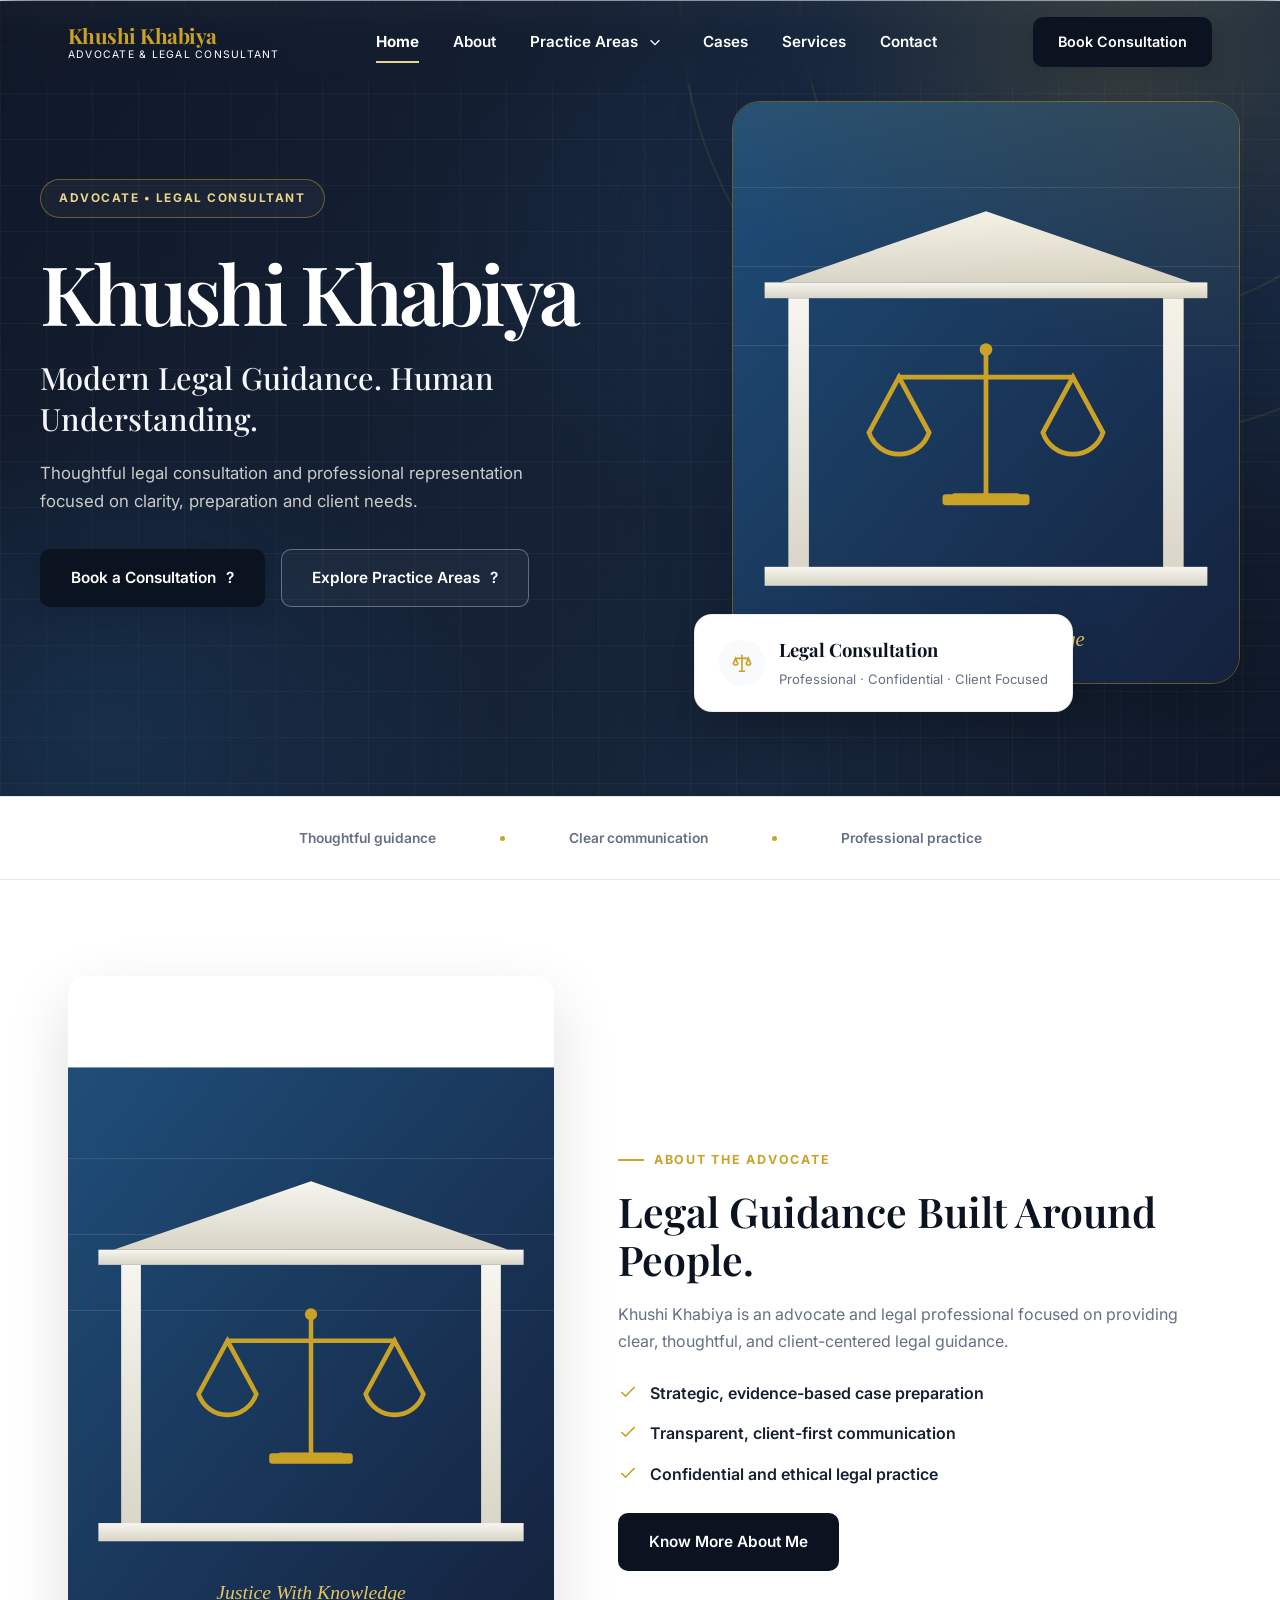
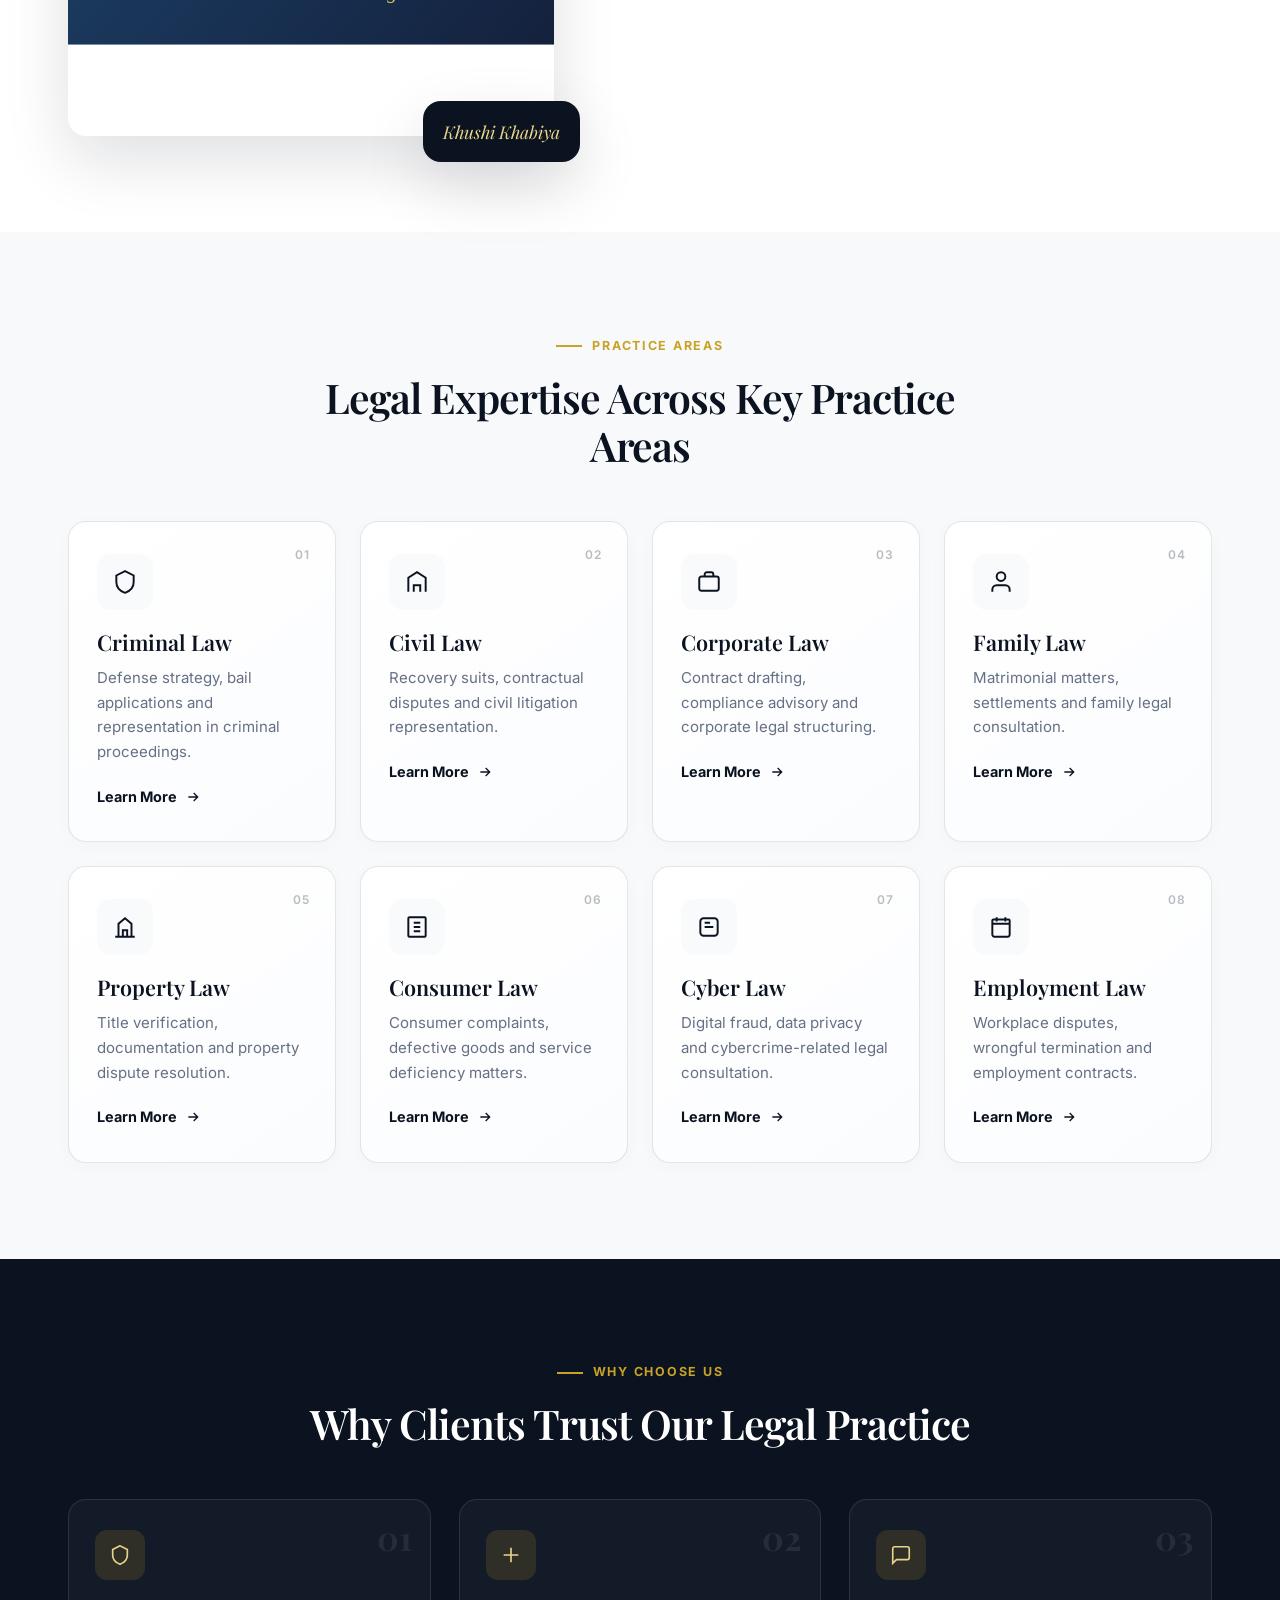
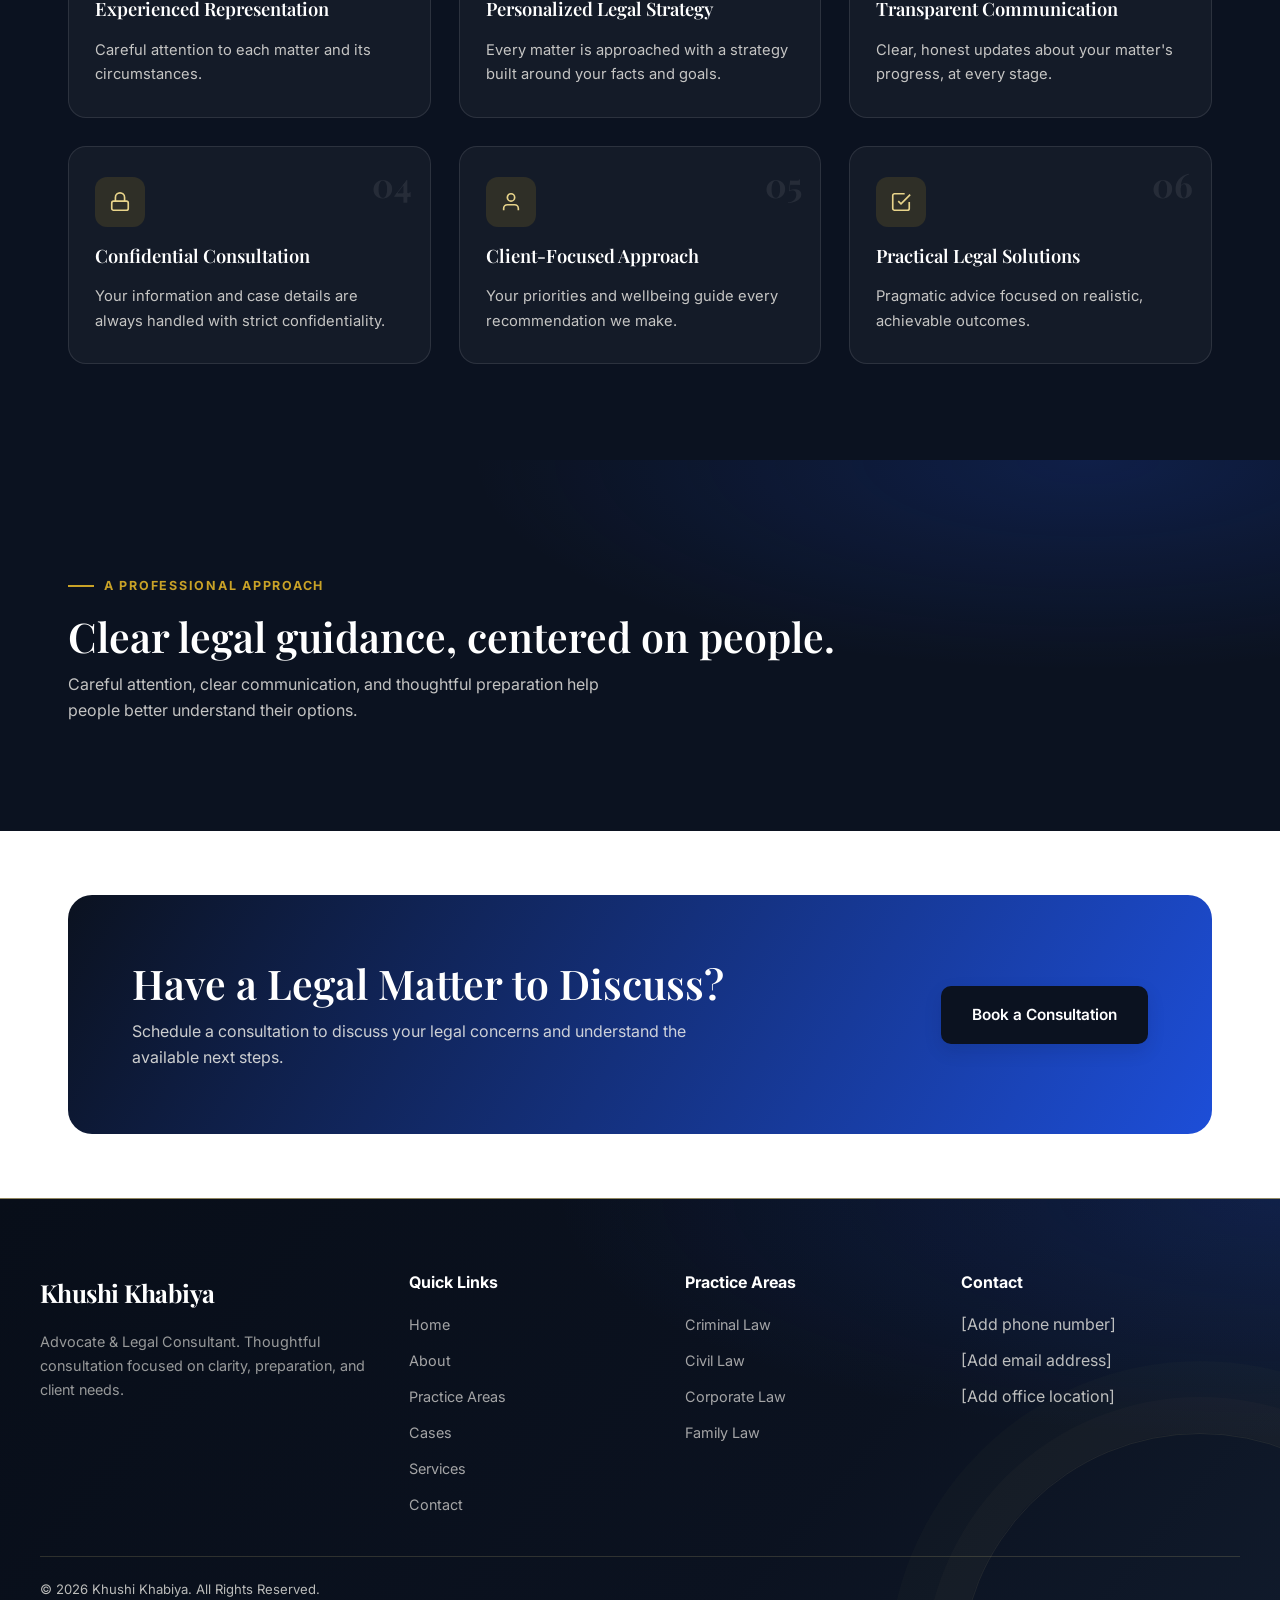
<file: index.html>
<!DOCTYPE html>
<html lang="en">
<head>
<meta charset="UTF-8">
<meta name="viewport" content="width=device-width, initial-scale=1.0">
<title>Khushi Khabiya | Advocate &amp; Legal Consultant</title>
<meta name="description" content="Khushi Khabiya, Advocate & Legal Consultant. Modern legal guidance with a thoughtful, client-focused approach.">
<meta name="keywords" content="advocate, lawyer, legal consultant, law firm, civil law, criminal law, corporate law, family law">
<meta property="og:title" content="Khushi Khabiya | Advocate & Legal Consultant">
<meta property="og:description" content="Professional legal guidance, strategic representation and client-focused solutions.">
<meta property="og:type" content="website">
<link rel="canonical" href="#">
<link rel="stylesheet" href="css/style.css">
<link rel="stylesheet" href="css/responsive.css">
<link rel="stylesheet" href="css/animations.css">
</head>
<body>
<a href="#main" class="skip-link">Skip to main content</a>
<header id="site-header"></header>

<main id="main">

  <!-- HERO -->
  <section class="hero">
    <div class="hero-deco" aria-hidden="true">
      <svg width="100%" height="100%" viewBox="0 0 640 760" preserveAspectRatio="xMaxYMid slice" style="position:absolute;right:-120px;top:0;opacity:0.25;">
        <circle cx="500" cy="180" r="220" fill="none" stroke="#C9A227" stroke-width="1"/>
        <circle cx="500" cy="180" r="160" fill="none" stroke="#C9A227" stroke-width="1"/>
      </svg>
    </div>
    <div class="container hero-inner">
      <div class="hero-copy">
        <span class="hero-badge">ADVOCATE • LEGAL CONSULTANT</span>
        <h1>Khushi Khabiya</h1>
        <h2 class="hero-subheading">Modern Legal Guidance. Human Understanding.</h2>
        <p class="lead">Thoughtful legal consultation and professional representation focused on clarity, preparation and client needs.</p>
        <div class="hero-actions">
          <a href="contact.html" class="btn btn-primary">Book a Consultation</a>
          <a href="practice-areas.html" class="btn btn-outline">Explore Practice Areas</a>
        </div>
      </div>
      <div class="hero-visual">
        <div class="hero-frame">
          <img src="assets/images/hero/hero-main.svg" alt="Illustration of a courthouse and scales of justice" width="640" height="760">
        </div>
        <div class="hero-card">
          <div class="icon">
            <svg width="22" height="22" viewBox="0 0 24 24" fill="none" stroke="#C9A227" stroke-width="1.8"><path d="M12 3v18M5 7h14M5 7 2.5 13a3 3 0 0 0 5 0L5 7ZM19 7l-2.5 6a3 3 0 0 0 5 0L19 7ZM8.5 21h7"/></svg>
          </div>
          <div>
            <strong>Legal Consultation</strong><span>Professional · Confidential · Client Focused</span>
          </div>
        </div>
      </div>
    </div>
  </section>

  <section class="trust-strip"><div class="container trust-strip-inner"><span>Thoughtful guidance</span><i></i><span>Clear communication</span><i></i><span>Professional practice</span></div></section>

  <!-- ABOUT PREVIEW -->
  <section class="section">
    <div class="container about-grid">
      <div class="about-photo reveal">
        <img src="assets/images/hero/hero-main.svg" alt="Illustration of a courthouse and scales of justice" width="640" height="760" loading="lazy">
        <div class="sig">Khushi Khabiya</div>
      </div>
      <div class="reveal" data-delay="1">
        <span class="eyebrow">ABOUT THE ADVOCATE</span>
        <h2>Legal Guidance Built Around People.</h2>
        <p>Khushi Khabiya is an advocate and legal professional focused on providing clear, thoughtful, and client-centered legal guidance.</p>
        <ul class="about-list">
          <li><svg width="20" height="20" viewBox="0 0 24 24" fill="none" stroke="#C9A227" stroke-width="2"><path d="M20 6 9 17l-5-5"/></svg> Strategic, evidence-based case preparation</li>
          <li><svg width="20" height="20" viewBox="0 0 24 24" fill="none" stroke="#C9A227" stroke-width="2"><path d="M20 6 9 17l-5-5"/></svg> Transparent, client-first communication</li>
          <li><svg width="20" height="20" viewBox="0 0 24 24" fill="none" stroke="#C9A227" stroke-width="2"><path d="M20 6 9 17l-5-5"/></svg> Confidential and ethical legal practice</li>
        </ul>
        <a href="about.html" class="btn btn-navy">Know More About Me</a>
      </div>
    </div>
  </section>

  <!-- PRACTICE AREAS PREVIEW -->
  <section class="section section--cream">
    <div class="container">
      <div class="section-head center reveal">
        <span class="eyebrow" style="justify-content:center;">PRACTICE AREAS</span>
        <h2>Legal Expertise Across Key Practice Areas</h2>
      </div>
      <div class="grid-4">
        <article class="practice-card reveal">
          <div class="icon-badge"><svg width="26" height="26" viewBox="0 0 24 24" fill="none" stroke="currentColor" stroke-width="1.8"><path d="M12 2 4 6v6c0 5 3.5 8.5 8 10 4.5-1.5 8-5 8-10V6z"/></svg></div>
          <h3>Criminal Law</h3>
          <p>Defense strategy, bail applications and representation in criminal proceedings.</p>
          <a href="practice-areas.html" class="card-link">Learn More <svg width="16" height="16" viewBox="0 0 24 24" fill="none" stroke="currentColor" stroke-width="2"><path d="M5 12h14M13 6l6 6-6 6"/></svg></a>
        </article>
        <article class="practice-card reveal" data-delay="1">
          <div class="icon-badge"><svg width="26" height="26" viewBox="0 0 24 24" fill="none" stroke="currentColor" stroke-width="1.8"><path d="M4 21V8l8-5 8 5v13M9 21v-6h6v6"/></svg></div>
          <h3>Civil Law</h3>
          <p>Recovery suits, contractual disputes and civil litigation representation.</p>
          <a href="practice-areas.html" class="card-link">Learn More <svg width="16" height="16" viewBox="0 0 24 24" fill="none" stroke="currentColor" stroke-width="2"><path d="M5 12h14M13 6l6 6-6 6"/></svg></a>
        </article>
        <article class="practice-card reveal" data-delay="2">
          <div class="icon-badge"><svg width="26" height="26" viewBox="0 0 24 24" fill="none" stroke="currentColor" stroke-width="1.8"><rect x="3" y="7" width="18" height="13" rx="2"/><path d="M8 7V5a2 2 0 0 1 2-2h4a2 2 0 0 1 2 2v2"/></svg></div>
          <h3>Corporate Law</h3>
          <p>Contract drafting, compliance advisory and corporate legal structuring.</p>
          <a href="practice-areas.html" class="card-link">Learn More <svg width="16" height="16" viewBox="0 0 24 24" fill="none" stroke="currentColor" stroke-width="2"><path d="M5 12h14M13 6l6 6-6 6"/></svg></a>
        </article>
        <article class="practice-card reveal" data-delay="3">
          <div class="icon-badge"><svg width="26" height="26" viewBox="0 0 24 24" fill="none" stroke="currentColor" stroke-width="1.8"><path d="M20 21v-2a4 4 0 0 0-4-4H8a4 4 0 0 0-4 4v2"/><circle cx="12" cy="7" r="4"/></svg></div>
          <h3>Family Law</h3>
          <p>Matrimonial matters, settlements and family legal consultation.</p>
          <a href="practice-areas.html" class="card-link">Learn More <svg width="16" height="16" viewBox="0 0 24 24" fill="none" stroke="currentColor" stroke-width="2"><path d="M5 12h14M13 6l6 6-6 6"/></svg></a>
        </article>
        <article class="practice-card reveal" data-delay="1">
          <div class="icon-badge"><svg width="26" height="26" viewBox="0 0 24 24" fill="none" stroke="currentColor" stroke-width="1.8"><path d="M3 21h18M6 21V9l6-5 6 5v12M10 21v-6h4v6"/></svg></div>
          <h3>Property Law</h3>
          <p>Title verification, documentation and property dispute resolution.</p>
          <a href="practice-areas.html" class="card-link">Learn More <svg width="16" height="16" viewBox="0 0 24 24" fill="none" stroke="currentColor" stroke-width="2"><path d="M5 12h14M13 6l6 6-6 6"/></svg></a>
        </article>
        <article class="practice-card reveal" data-delay="2">
          <div class="icon-badge"><svg width="26" height="26" viewBox="0 0 24 24" fill="none" stroke="currentColor" stroke-width="1.8"><path d="M9 12h6M9 16h6M9 8h6M5 3h14a1 1 0 0 1 1 1v16a1 1 0 0 1-1 1H5a1 1 0 0 1-1-1V4a1 1 0 0 1 1-1Z"/></svg></div>
          <h3>Consumer Law</h3>
          <p>Consumer complaints, defective goods and service deficiency matters.</p>
          <a href="practice-areas.html" class="card-link">Learn More <svg width="16" height="16" viewBox="0 0 24 24" fill="none" stroke="currentColor" stroke-width="2"><path d="M5 12h14M13 6l6 6-6 6"/></svg></a>
        </article>
        <article class="practice-card reveal" data-delay="3">
          <div class="icon-badge"><svg width="26" height="26" viewBox="0 0 24 24" fill="none" stroke="currentColor" stroke-width="1.8"><rect x="4" y="4" width="16" height="16" rx="3"/><path d="M8 12h8M8 8h5"/></svg></div>
          <h3>Cyber Law</h3>
          <p>Digital fraud, data privacy and cybercrime-related legal consultation.</p>
          <a href="practice-areas.html" class="card-link">Learn More <svg width="16" height="16" viewBox="0 0 24 24" fill="none" stroke="currentColor" stroke-width="2"><path d="M5 12h14M13 6l6 6-6 6"/></svg></a>
        </article>
        <article class="practice-card reveal" data-delay="4">
          <div class="icon-badge"><svg width="26" height="26" viewBox="0 0 24 24" fill="none" stroke="currentColor" stroke-width="1.8"><path d="M16 3v4M8 3v4M4 9h16M5 5h14a1 1 0 0 1 1 1v13a2 2 0 0 1-2 2H6a2 2 0 0 1-2-2V6a1 1 0 0 1 1-1Z"/></svg></div>
          <h3>Employment Law</h3>
          <p>Workplace disputes, wrongful termination and employment contracts.</p>
          <a href="practice-areas.html" class="card-link">Learn More <svg width="16" height="16" viewBox="0 0 24 24" fill="none" stroke="currentColor" stroke-width="2"><path d="M5 12h14M13 6l6 6-6 6"/></svg></a>
        </article>
      </div>
    </div>
  </section>

  <!-- WHY CHOOSE US -->
  <section class="section section--navy">
    <div class="container">
      <div class="section-head center reveal">
        <span class="eyebrow" style="justify-content:center;">WHY CHOOSE US</span>
        <h2>Why Clients Trust Our Legal Practice</h2>
      </div>
      <div class="grid-3">
        <div class="feature-card reveal">
          <div class="icon-badge"><svg width="22" height="22" viewBox="0 0 24 24" fill="none" stroke="currentColor" stroke-width="1.8"><path d="M12 2 4 6v6c0 5 3.5 8.5 8 10 4.5-1.5 8-5 8-10V6z"/></svg></div>
          <h3>Experienced Representation</h3>
          <p>Careful attention to each matter and its circumstances.</p>
        </div>
        <div class="feature-card reveal" data-delay="1">
          <div class="icon-badge"><svg width="22" height="22" viewBox="0 0 24 24" fill="none" stroke="currentColor" stroke-width="1.8"><path d="M12 20v-8m0 0V4m0 8H4m8 0h8"/></svg></div>
          <h3>Personalized Legal Strategy</h3>
          <p>Every matter is approached with a strategy built around your facts and goals.</p>
        </div>
        <div class="feature-card reveal" data-delay="2">
          <div class="icon-badge"><svg width="22" height="22" viewBox="0 0 24 24" fill="none" stroke="currentColor" stroke-width="1.8"><path d="M21 15a2 2 0 0 1-2 2H7l-4 4V5a2 2 0 0 1 2-2h14a2 2 0 0 1 2 2z"/></svg></div>
          <h3>Transparent Communication</h3>
          <p>Clear, honest updates about your matter's progress, at every stage.</p>
        </div>
        <div class="feature-card reveal" data-delay="3">
          <div class="icon-badge"><svg width="22" height="22" viewBox="0 0 24 24" fill="none" stroke="currentColor" stroke-width="1.8"><rect x="3" y="11" width="18" height="10" rx="2"/><path d="M7 11V7a5 5 0 0 1 10 0v4"/></svg></div>
          <h3>Confidential Consultation</h3>
          <p>Your information and case details are always handled with strict confidentiality.</p>
        </div>
        <div class="feature-card reveal" data-delay="1">
          <div class="icon-badge"><svg width="22" height="22" viewBox="0 0 24 24" fill="none" stroke="currentColor" stroke-width="1.8"><path d="M20 21v-2a4 4 0 0 0-4-4H8a4 4 0 0 0-4 4v2"/><circle cx="12" cy="7" r="4"/></svg></div>
          <h3>Client-Focused Approach</h3>
          <p>Your priorities and wellbeing guide every recommendation we make.</p>
        </div>
        <div class="feature-card reveal" data-delay="2">
          <div class="icon-badge"><svg width="22" height="22" viewBox="0 0 24 24" fill="none" stroke="currentColor" stroke-width="1.8"><path d="M9 11l3 3L22 4M21 12v7a2 2 0 0 1-2 2H5a2 2 0 0 1-2-2V5a2 2 0 0 1 2-2h11"/></svg></div>
          <h3>Practical Legal Solutions</h3>
          <p>Pragmatic advice focused on realistic, achievable outcomes.</p>
        </div>
      </div>
    </div>
  </section>

  <section class="section section--navy approach-note"><div class="container"><span class="eyebrow">A PROFESSIONAL APPROACH</span><h2>Clear legal guidance, centered on people.</h2><p>Careful attention, clear communication, and thoughtful preparation help people better understand their options.</p></div></section>

  <!-- CONSULTATION CTA -->
  <section class="section--tight">
    <div class="container">
      <div class="cta-band reveal-scale">
        <div>
          <h2>Have a Legal Matter to Discuss?</h2>
          <p>Schedule a consultation to discuss your legal concerns and understand the available next steps.</p>
        </div>
        <a href="contact.html" class="btn btn-primary">Book a Consultation</a>
      </div>
    </div>
  </section>

</main>

<footer id="site-footer"></footer>

<script src="js/main.js"></script>
<script src="js/cases.js"></script>
<script src="js/contact.js"></script>
</body>
</html>
</file>
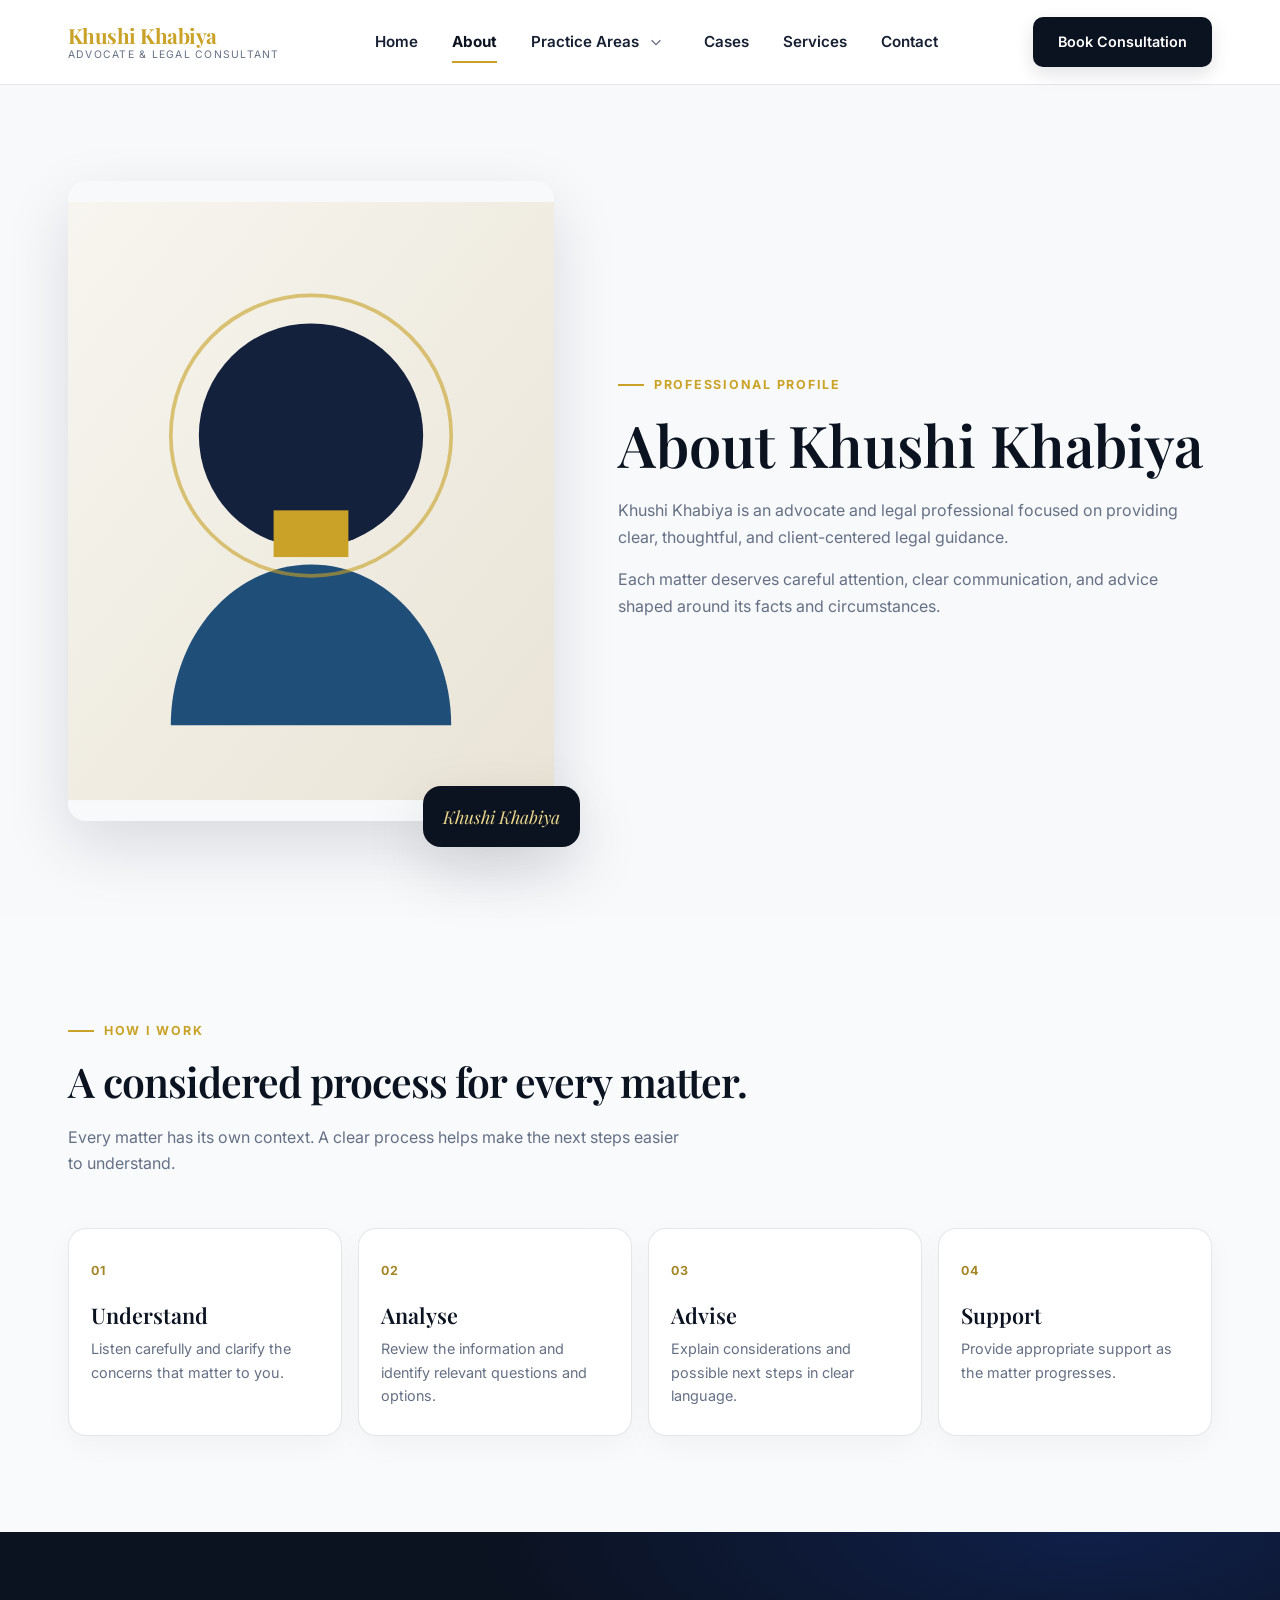
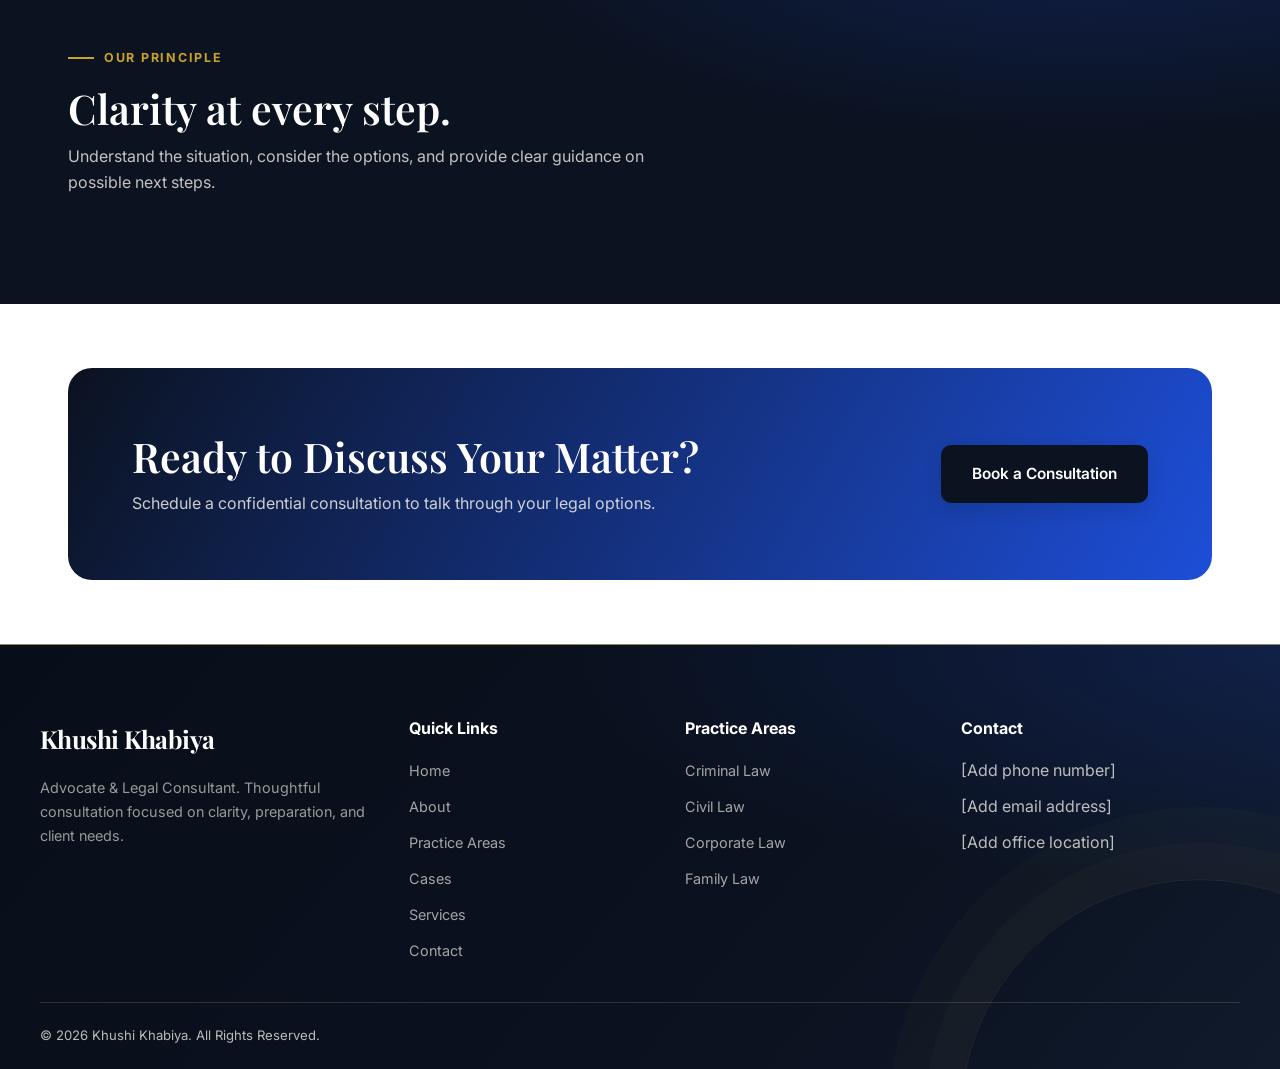
<file: about.html>
<!DOCTYPE html>
<html lang="en">
<head>
<meta charset="UTF-8">
<meta name="viewport" content="width=device-width, initial-scale=1.0">
<title>About Khushi Khabiya | Advocate</title>
<meta name="description" content="About Khushi Khabiya, Advocate. Learn about her client-focused approach to thoughtful legal guidance.">
<meta name="keywords" content="advocate profile, lawyer education, bar council, legal experience">
<meta property="og:title" content="Khushi Khabiya | Advocate & Legal Consultant">
<meta property="og:description" content="Learn about Khushi Khabiya's approach to clear, thoughtful legal guidance.">
<meta property="og:type" content="profile">
<link rel="canonical" href="#">
<link rel="stylesheet" href="css/style.css">
<link rel="stylesheet" href="css/responsive.css">
<link rel="stylesheet" href="css/animations.css">
</head>
<body>
<a href="#main" class="skip-link">Skip to main content</a>
<header id="site-header"></header>

<main id="main">

  <!-- PROFESSIONAL PROFILE -->
  <section class="section section--cream">
    <div class="container about-grid">
      <div class="about-photo reveal">
        <img src="assets/images/profile/profile-about.svg" alt="Profile illustration placeholder for Khushi Khabiya" width="520" height="640" loading="lazy">
        <div class="sig">Khushi Khabiya</div>
      </div>
      <div class="reveal" data-delay="1">
        <span class="eyebrow">PROFESSIONAL PROFILE</span>
        <h1>About Khushi Khabiya</h1>
        <p>Khushi Khabiya is an advocate and legal professional focused on providing clear, thoughtful, and client-centered legal guidance. </p>
        <p>Each matter deserves careful attention, clear communication, and advice shaped around its facts and circumstances.</p>
      </div>
    </div>
  </section>

  <section class="section approach-section">
    <div class="container">
      <div class="section-head reveal">
        <span class="eyebrow">HOW I WORK</span>
        <h2>A considered process for every matter.</h2>
        <p>Every matter has its own context. A clear process helps make the next steps easier to understand.</p>
      </div>
      <div class="grid-4 approach-grid">
        <article class="approach-card reveal"><span>01</span><h3>Understand</h3><p>Listen carefully and clarify the concerns that matter to you.</p></article>
        <article class="approach-card reveal" data-delay="1"><span>02</span><h3>Analyse</h3><p>Review the information and identify relevant questions and options.</p></article>
        <article class="approach-card reveal" data-delay="2"><span>03</span><h3>Advise</h3><p>Explain considerations and possible next steps in clear language.</p></article>
        <article class="approach-card reveal" data-delay="3"><span>04</span><h3>Support</h3><p>Provide appropriate support as the matter progresses.</p></article>
      </div>
    </div>
  </section>
  <section class="section section--navy approach-note"><div class="container"><span class="eyebrow">OUR PRINCIPLE</span><h2>Clarity at every step.</h2><p>Understand the situation, consider the options, and provide clear guidance on possible next steps.</p></div></section>

  <section class="section--tight">
    <div class="container">
      <div class="cta-band reveal-scale">
        <div>
          <h2>Ready to Discuss Your Matter?</h2>
          <p>Schedule a confidential consultation to talk through your legal options.</p>
        </div>
        <a href="contact.html" class="btn btn-primary">Book a Consultation</a>
      </div>
    </div>
  </section>

</main>

<footer id="site-footer"></footer>

<script src="js/main.js"></script>
<script src="js/cases.js"></script>
<script src="js/contact.js"></script>
</body>
</html>
</file>
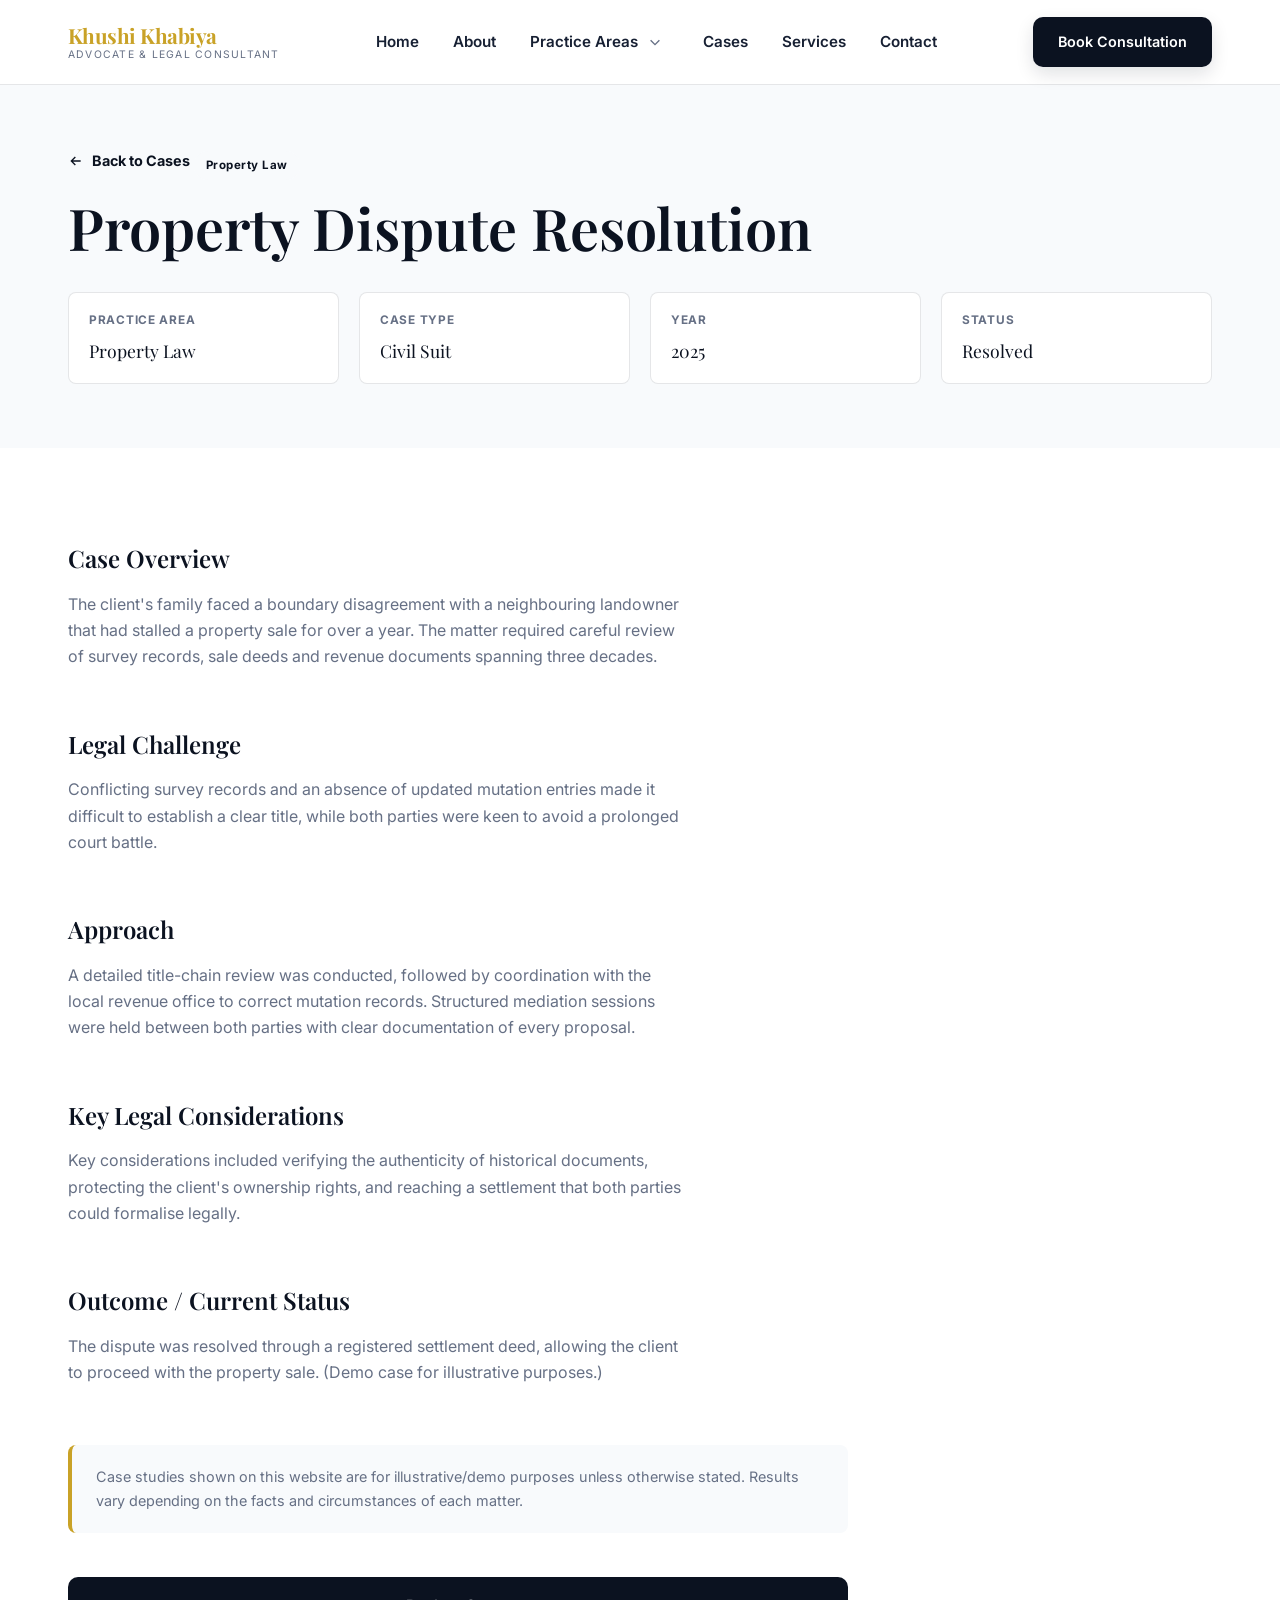
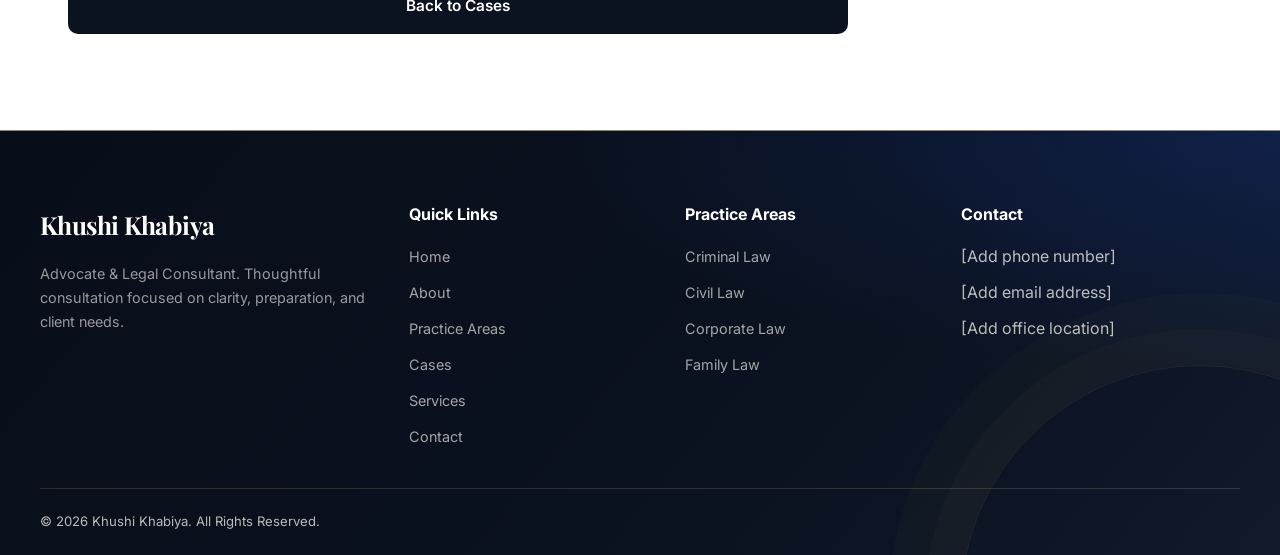
<file: case-details.html>
<!DOCTYPE html>
<html lang="en">
<head>
<meta charset="UTF-8">
<meta name="viewport" content="width=device-width, initial-scale=1.0">
<title>Case Details | Khushi Khabiya</title>
<meta name="description" content="Illustrative legal matter details. Examples are fictional and do not describe actual client outcomes.">
<meta name="keywords" content="case details, legal case study">
<meta property="og:title" content="Khushi Khabiya | Advocate & Legal Consultant">
<meta property="og:type" content="article">
<link rel="canonical" href="#">
<link rel="stylesheet" href="css/style.css">
<link rel="stylesheet" href="css/responsive.css">
<link rel="stylesheet" href="css/animations.css">
</head>
<body>
<a href="#main" class="skip-link">Skip to main content</a>
<header id="site-header"></header>

<main id="main">
  <div id="caseDetails">
    <!-- Populated by js/cases.js based on ?id= in the URL -->
    <div class="container section--tight">
      <p>Loading case details…</p>
    </div>
  </div>
</main>

<footer id="site-footer"></footer>

<script src="js/main.js"></script>
<script src="js/cases.js"></script>
<script src="js/contact.js"></script>
</body>
</html>
</file>
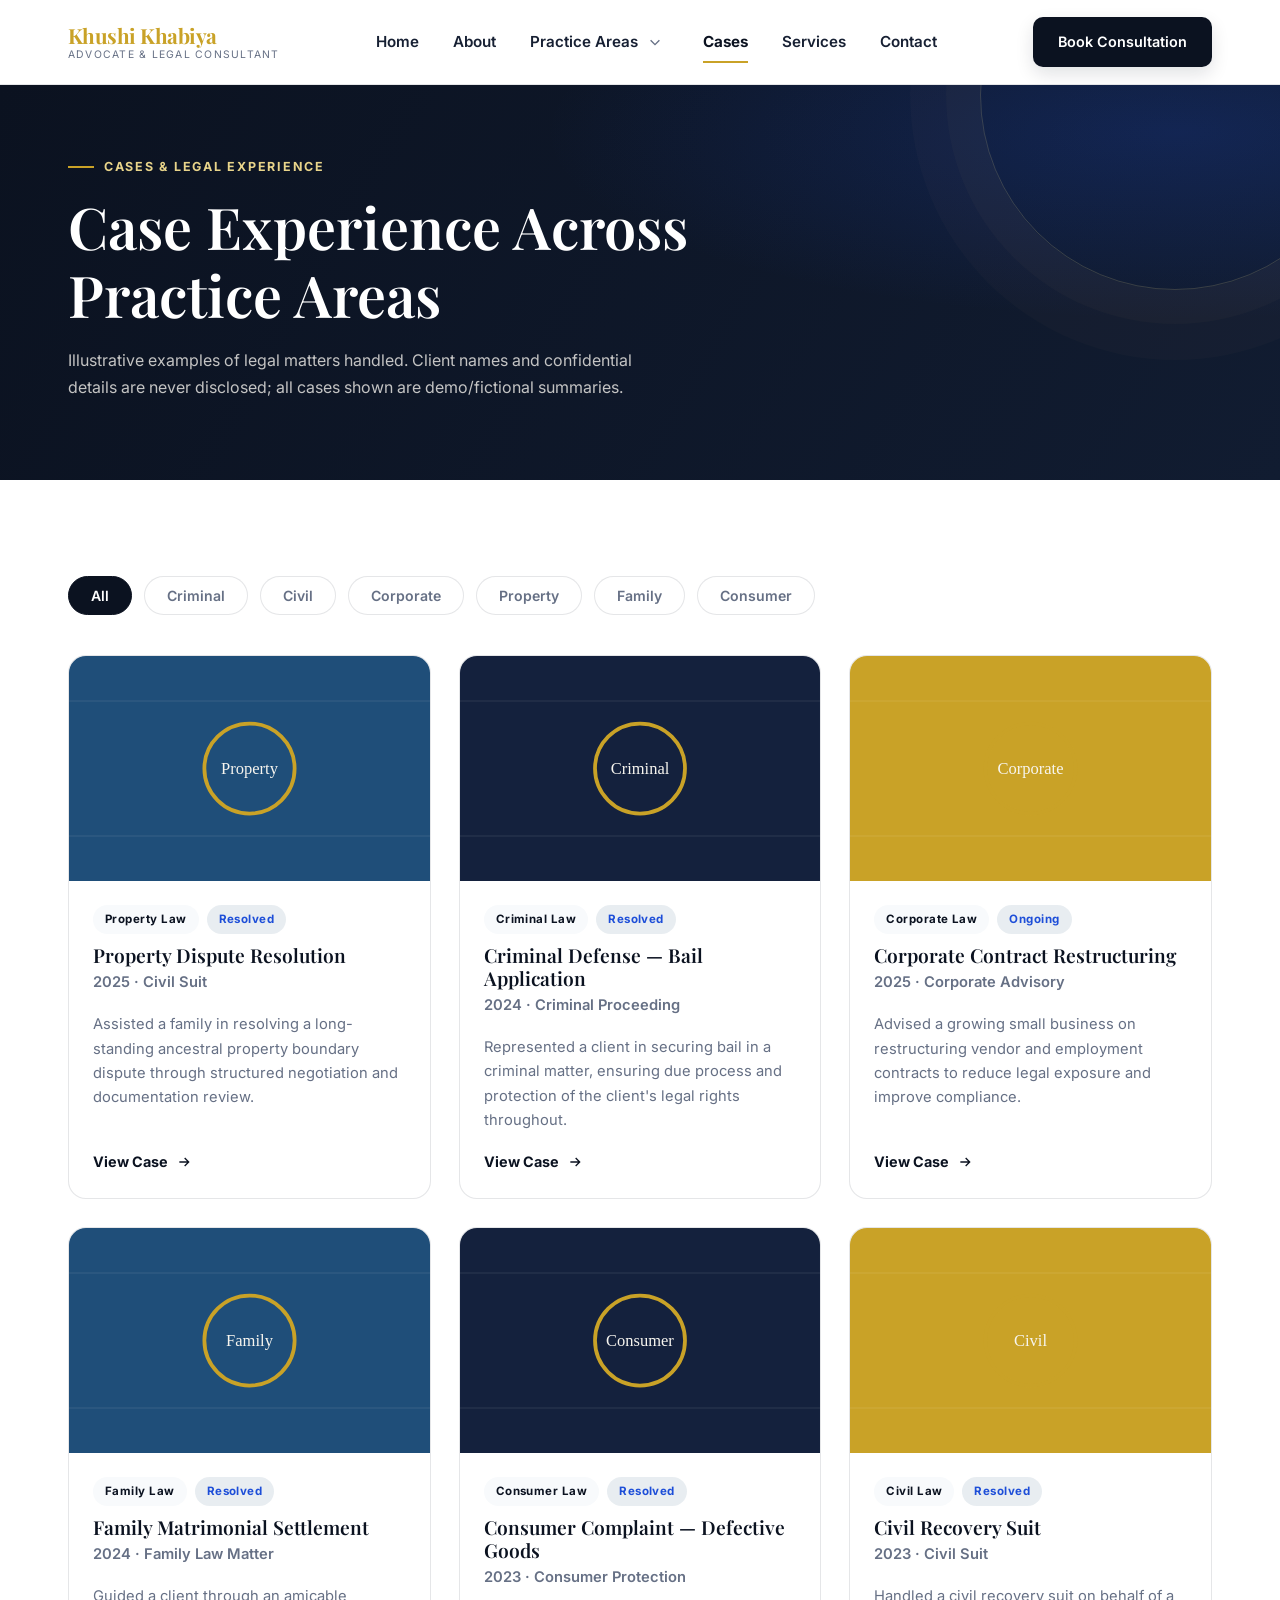
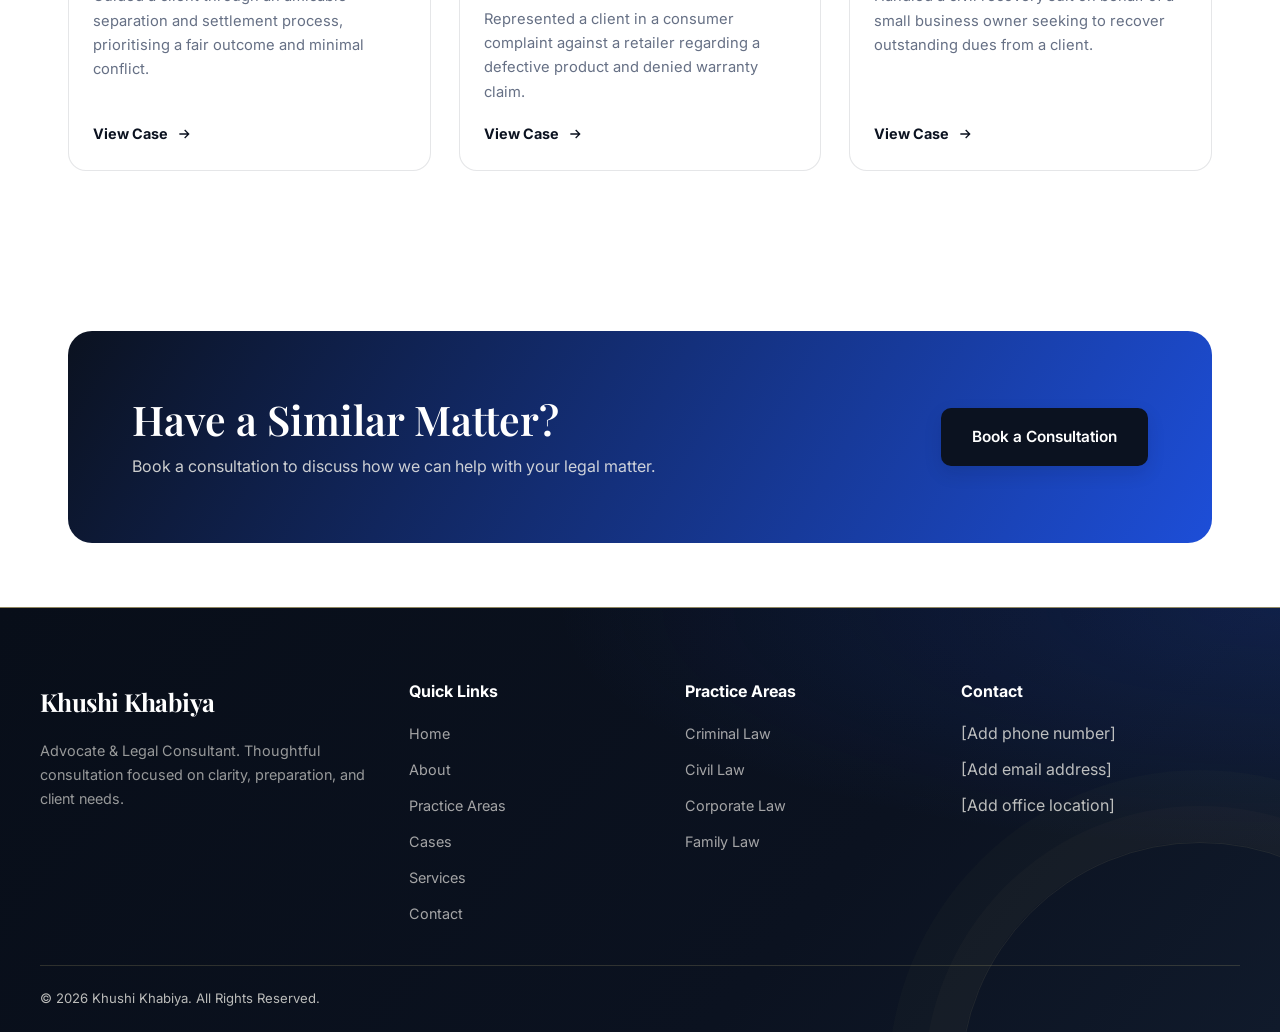
<file: cases.html>
<!DOCTYPE html>
<html lang="en">
<head>
<meta charset="UTF-8">
<meta name="viewport" content="width=device-width, initial-scale=1.0">
<title>Cases &amp; Legal Experience | Khushi Khabiya</title>
<meta name="description" content="Explore fictional, illustrative legal matter summaries across selected practice areas.">
<meta name="keywords" content="legal case studies, case experience, criminal cases, civil cases, corporate cases">
<meta property="og:title" content="Khushi Khabiya | Advocate & Legal Consultant">
<meta property="og:description" content="Illustrative case experience across multiple practice areas.">
<meta property="og:type" content="website">
<link rel="canonical" href="#">
<link rel="stylesheet" href="css/style.css">
<link rel="stylesheet" href="css/responsive.css">
<link rel="stylesheet" href="css/animations.css">
</head>
<body>
<a href="#main" class="skip-link">Skip to main content</a>
<header id="site-header"></header>

<main id="main">

  <section class="section section--navy section--tight">
    <div class="container">
      <span class="eyebrow">CASES &amp; LEGAL EXPERIENCE</span>
      <h1>Case Experience Across Practice Areas</h1>
      <p style="max-width:60ch;">Illustrative examples of legal matters handled. Client names and confidential details are never disclosed; all cases shown are demo/fictional summaries.</p>
    </div>
  </section>

  <section class="section">
    <div class="container">
      <div class="filter-bar reveal" role="tablist" aria-label="Filter cases by category">
        <button class="filter-btn active" data-filter="All">All</button>
        <button class="filter-btn" data-filter="Criminal">Criminal</button>
        <button class="filter-btn" data-filter="Civil">Civil</button>
        <button class="filter-btn" data-filter="Corporate">Corporate</button>
        <button class="filter-btn" data-filter="Property">Property</button>
        <button class="filter-btn" data-filter="Family">Family</button>
        <button class="filter-btn" data-filter="Consumer">Consumer</button>
      </div>

      <div class="grid-3" id="casesGrid" aria-live="polite">
        <!-- Cases are rendered here by js/cases.js -->
      </div>
      <p class="case-empty" id="casesEmpty">No cases found in this category yet.</p>
    </div>
  </section>

  <section class="section--tight">
    <div class="container">
      <div class="cta-band reveal-scale">
        <div>
          <h2>Have a Similar Matter?</h2>
          <p>Book a consultation to discuss how we can help with your legal matter.</p>
        </div>
        <a href="contact.html" class="btn btn-primary">Book a Consultation</a>
      </div>
    </div>
  </section>

</main>

<footer id="site-footer"></footer>

<script src="js/main.js"></script>
<script src="js/cases.js"></script>
<script src="js/contact.js"></script>
</body>
</html>
</file>
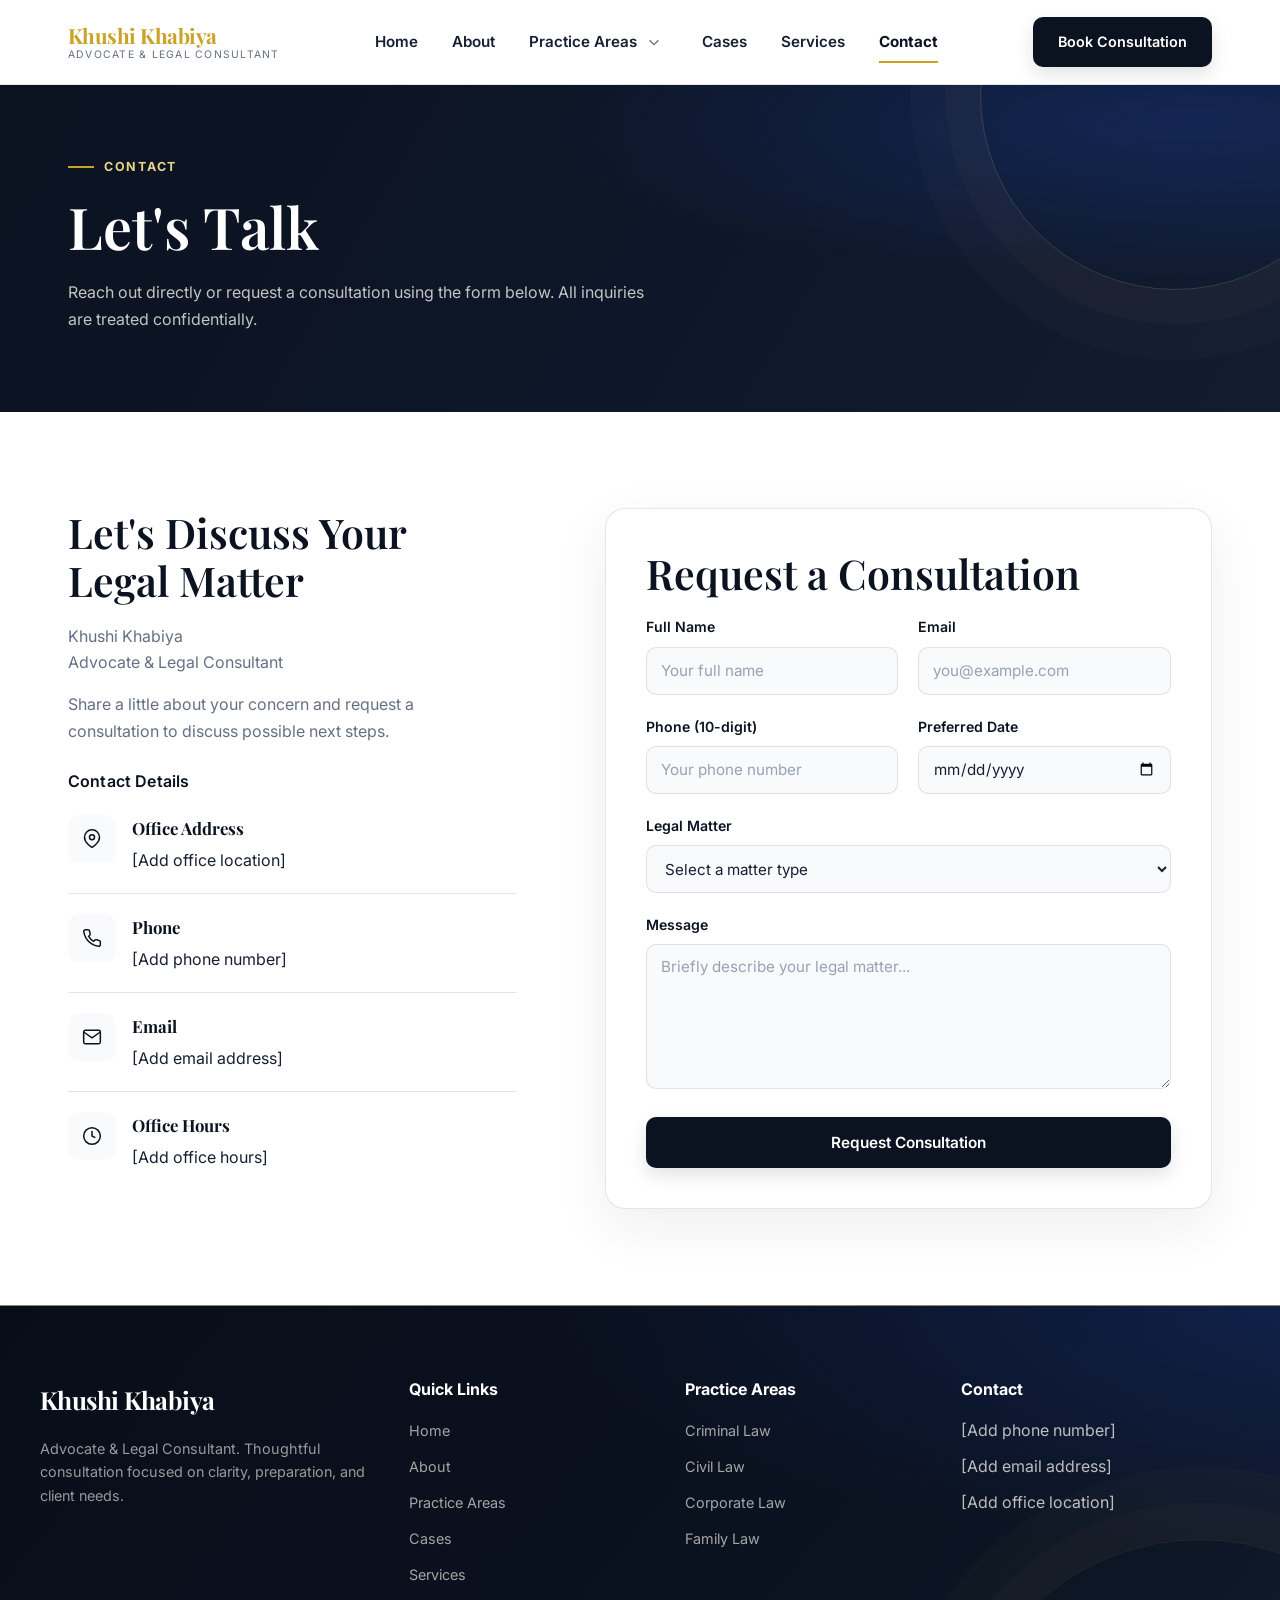
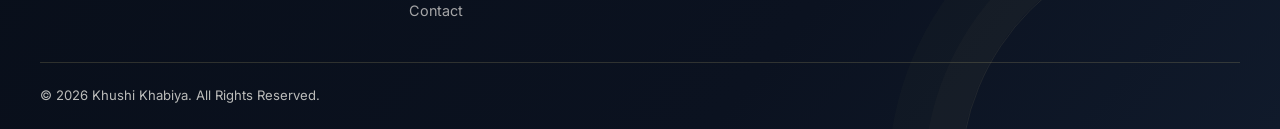
<file: contact.html>
<!DOCTYPE html>
<html lang="en">
<head>
<meta charset="UTF-8">
<meta name="viewport" content="width=device-width, initial-scale=1.0">
<title>Contact Khushi Khabiya | Legal Consultation</title>
<meta name="description" content="Contact Khushi Khabiya, Advocate & Legal Consultant, to request a legal consultation.">
<meta name="keywords" content="contact lawyer, book consultation, legal appointment, advocate contact">
<meta property="og:title" content="Khushi Khabiya | Advocate & Legal Consultant">
<meta property="og:description" content="Book a consultation and discuss your legal matter.">
<meta property="og:type" content="website">
<link rel="canonical" href="#">
<link rel="stylesheet" href="css/style.css">
<link rel="stylesheet" href="css/responsive.css">
<link rel="stylesheet" href="css/animations.css">
</head>
<body>
<a href="#main" class="skip-link">Skip to main content</a>
<header id="site-header"></header>

<main id="main">

  <section class="section section--navy section--tight">
    <div class="container">
      <span class="eyebrow">CONTACT</span>
      <h1>Let's Talk</h1>
      <p style="max-width:60ch;">Reach out directly or request a consultation using the form below. All inquiries are treated confidentially.</p>
    </div>
  </section>

  <section class="section">
    <div class="container contact-grid">

      <div class="reveal">
        <h2>Let's Discuss Your Legal Matter</h2><p>Khushi Khabiya<br>Advocate &amp; Legal Consultant</p><p>Share a little about your concern and request a consultation to discuss possible next steps.</p><h3>Contact Details</h3>
        <div class="contact-info-item">
          <div class="icon-badge"><svg width="20" height="20" viewBox="0 0 24 24" fill="none" stroke="currentColor" stroke-width="1.8"><path d="M21 10c0 7-9 12-9 12S3 17 3 10a9 9 0 0 1 18 0Z"/><circle cx="12" cy="10" r="3"/></svg></div>
          <div>
            <strong>Office Address</strong>
            <span id="contactAddress">[Add office location]</span>
          </div>
        </div>
        <div class="contact-info-item">
          <div class="icon-badge"><svg width="20" height="20" viewBox="0 0 24 24" fill="none" stroke="currentColor" stroke-width="1.8"><path d="M22 16.9v3a2 2 0 0 1-2.2 2 19.8 19.8 0 0 1-8.6-3.1 19.5 19.5 0 0 1-6-6 19.8 19.8 0 0 1-3.1-8.7A2 2 0 0 1 4.1 2h3a2 2 0 0 1 2 1.7c.1 1 .4 2 .7 3a2 2 0 0 1-.5 2.1L8 10a16 16 0 0 0 6 6l1.2-1.3a2 2 0 0 1 2.1-.5c1 .3 2 .5 3 .7a2 2 0 0 1 1.7 2Z"/></svg></div>
          <div>
            <strong>Phone</strong>
            <span id="contactPhone">[Add phone number]</span>
          </div>
        </div>
        <div class="contact-info-item">
          <div class="icon-badge"><svg width="20" height="20" viewBox="0 0 24 24" fill="none" stroke="currentColor" stroke-width="1.8"><rect x="2" y="4" width="20" height="16" rx="2"/><path d="m22 6-10 7L2 6"/></svg></div>
          <div>
            <strong>Email</strong>
            <span id="contactEmail">[Add email address]</span>
          </div>
        </div>
        <div class="contact-info-item">
          <div class="icon-badge"><svg width="20" height="20" viewBox="0 0 24 24" fill="none" stroke="currentColor" stroke-width="1.8"><circle cx="12" cy="12" r="10"/><path d="M12 6v6l4 2"/></svg></div>
          <div>
            <strong>Office Hours</strong>
            <span id="contactHours">[Add office hours]</span>
          </div>
        </div>

      </div>

      <div class="reveal" data-delay="1">
        <div class="form-card">
          <h2>Request a Consultation</h2>
          <div class="form-msg" id="formMsg" role="alert"></div>
          <form id="consultationForm" novalidate>
            <div class="form-row">
              <div class="field">
                <label for="fullName">Full Name</label>
                <input type="text" id="fullName" name="fullName" placeholder="Your full name" required>
                <span class="field-error">Please enter your full name.</span>
              </div>
              <div class="field">
                <label for="email">Email</label>
                <input type="email" id="email" name="email" placeholder="you@example.com" required>
                <span class="field-error">Please enter a valid email address.</span>
              </div>
            </div>
            <div class="form-row">
              <div class="field">
                <label for="phone">Phone (10-digit)</label>
                <input type="tel" id="phone" name="phone" placeholder="Your phone number" required>
                <span class="field-error">Enter a valid 10-digit Indian mobile number.</span>
              </div>
              <div class="field">
                <label for="preferredDate">Preferred Date</label>
                <input type="date" id="preferredDate" name="preferredDate" required>
                <span class="field-error">Please choose a preferred consultation date.</span>
              </div>
            </div>
            <div class="field">
              <label for="legalMatter">Legal Matter</label>
              <select id="legalMatter" name="legalMatter" required>
                <option value="">Select a matter type</option>
                <option>Criminal Law</option>
                <option>Civil Law</option>
                <option>Family Law</option>
                <option>Property Law</option>
                <option>Corporate Law</option>
                <option>Consumer Law</option>
                <option>Cyber Law</option>
                <option>Employment Law</option>
                <option>Other</option>
              </select>
              <span class="field-error">Please select your legal matter.</span>
            </div>
            <div class="field">
              <label for="message">Message</label>
              <textarea id="message" name="message" placeholder="Briefly describe your legal matter..." required></textarea>
              <span class="field-error">Please provide at least 20 characters describing your matter.</span>
            </div>
            <button type="submit" class="btn btn-primary" style="width:100%;">Request Consultation</button>
          </form>
        </div>
      </div>

    </div>
  </section>



</main>

<footer id="site-footer"></footer>

<script src="js/main.js"></script>
<script src="js/cases.js"></script>
<script src="js/contact.js"></script>
</body>
</html>
</file>
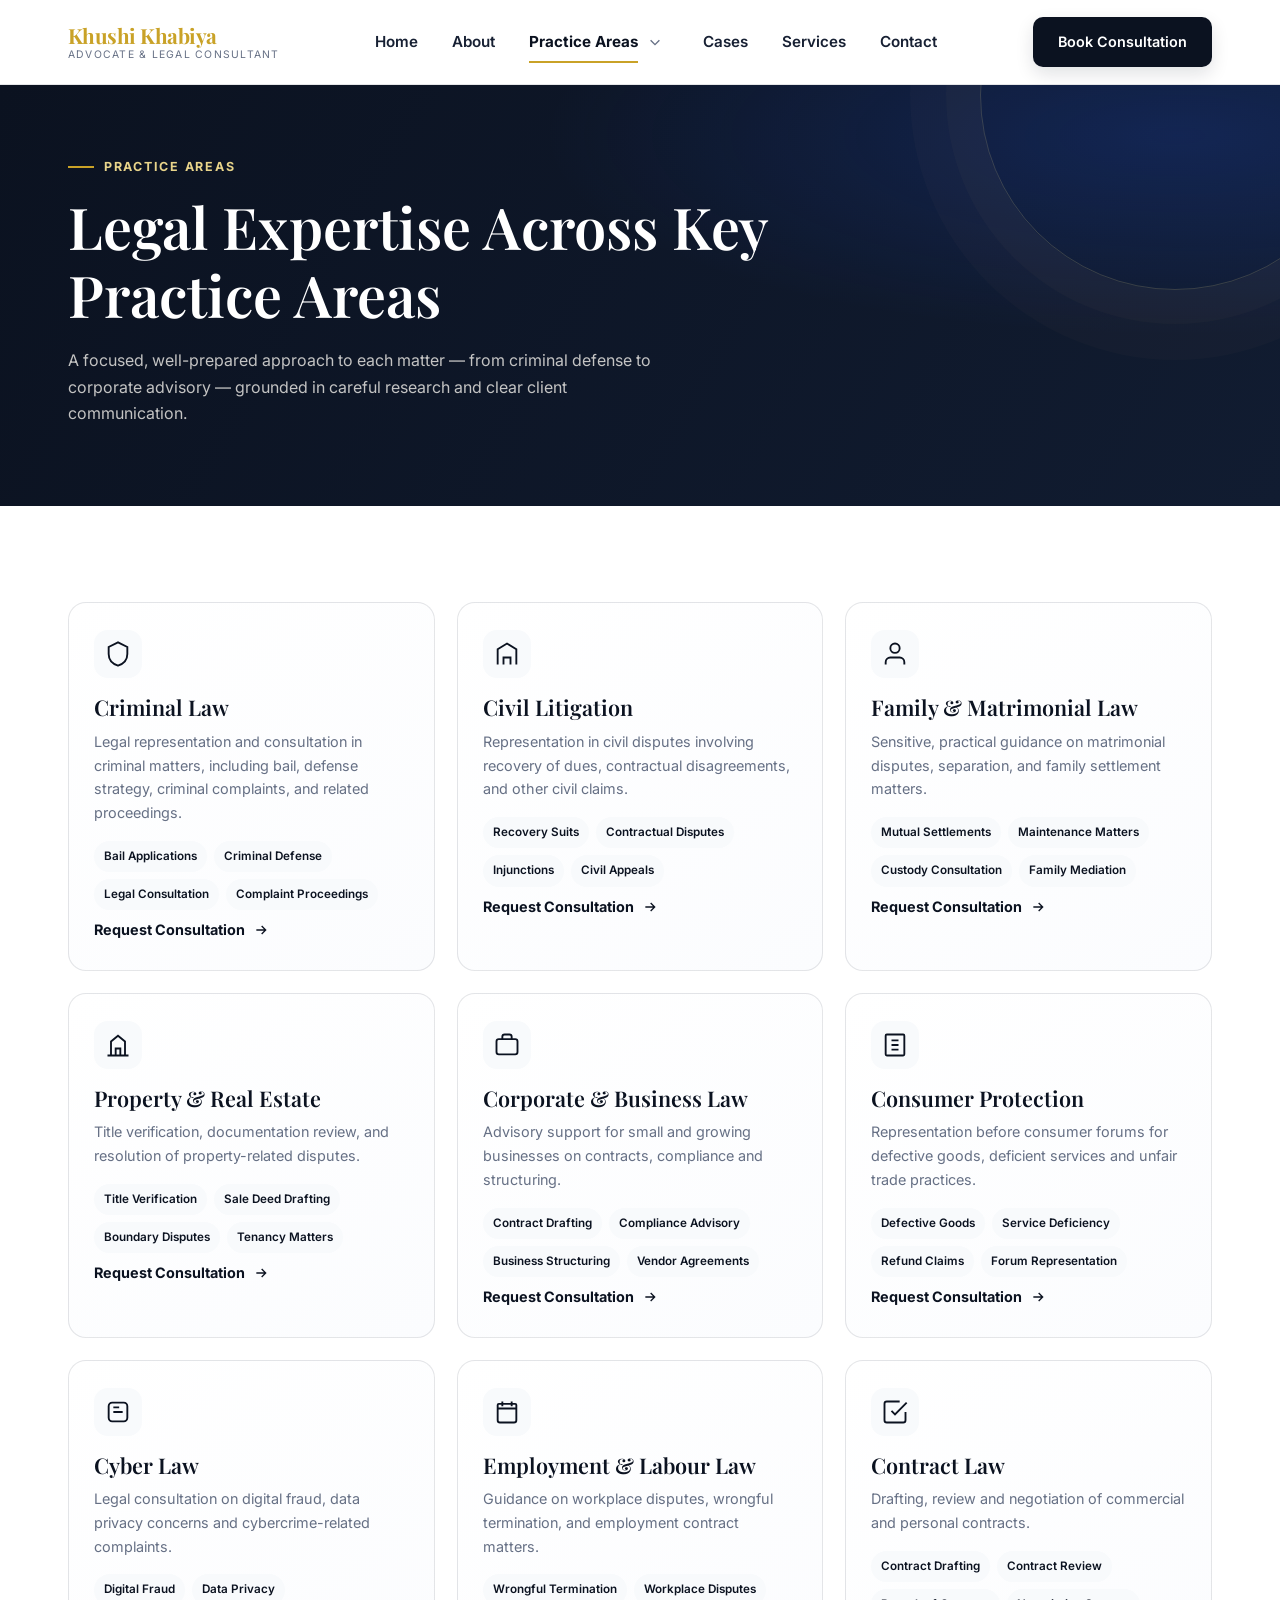
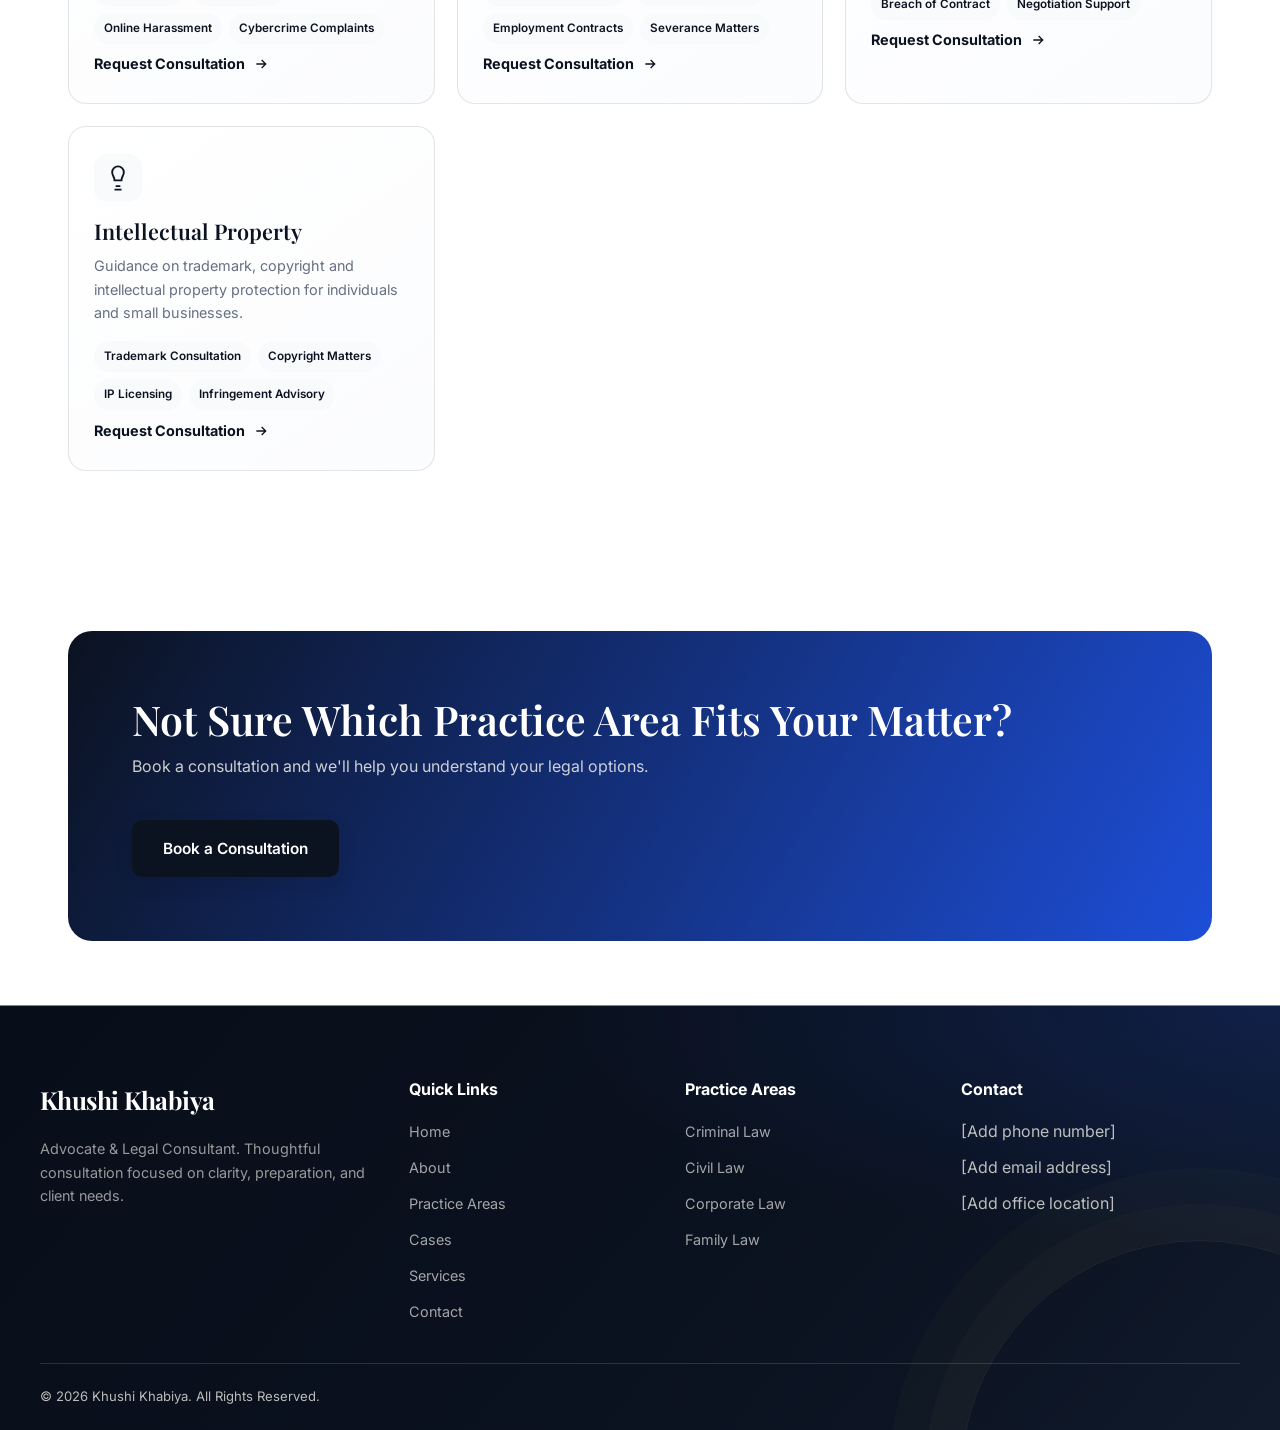
<file: practice-areas.html>
<!DOCTYPE html>
<html lang="en">
<head>
<meta charset="UTF-8">
<meta name="viewport" content="width=device-width, initial-scale=1.0">
<title>Legal Practice Areas | Khushi Khabiya</title>
<meta name="description" content="Explore practice areas including criminal law, civil litigation, family law, property law, corporate law, consumer protection, cyber law and more.">
<meta name="keywords" content="practice areas, criminal law, civil litigation, family law, property law, corporate law, cyber law, employment law">
<meta property="og:title" content="Khushi Khabiya | Advocate & Legal Consultant">
<meta property="og:description" content="Legal expertise across ten key practice areas.">
<meta property="og:type" content="website">
<link rel="canonical" href="#">
<link rel="stylesheet" href="css/style.css">
<link rel="stylesheet" href="css/responsive.css">
<link rel="stylesheet" href="css/animations.css">
</head>
<body>
<a href="#main" class="skip-link">Skip to main content</a>
<header id="site-header"></header>

<main id="main">

  <section class="section section--navy section--tight">
    <div class="container">
      <span class="eyebrow">PRACTICE AREAS</span>
      <h1>Legal Expertise Across Key Practice Areas</h1>
      <p style="max-width:60ch;">A focused, well-prepared approach to each matter — from criminal defense to corporate advisory — grounded in careful research and clear client communication.</p>
    </div>
  </section>

  <section class="section">
    <div class="container practice-card-grid">

      <div class="practice-detail reveal">
        <div class="icon-badge"><svg width="28" height="28" viewBox="0 0 24 24" fill="none" stroke="currentColor" stroke-width="1.6"><path d="M12 2 4 6v6c0 5 3.5 8.5 8 10 4.5-1.5 8-5 8-10V6z"/></svg></div>
        <div>
          <h3>Criminal Law</h3>
          <p>Legal representation and consultation in criminal matters, including bail, defense strategy, criminal complaints, and related proceedings.</p>
          <div class="matters">
            <span>Bail Applications</span><span>Criminal Defense</span><span>Legal Consultation</span><span>Complaint Proceedings</span>
          </div>
          <a href="contact.html" class="card-link" style="margin-top:16px;">Request Consultation <svg width="16" height="16" viewBox="0 0 24 24" fill="none" stroke="currentColor" stroke-width="2"><path d="M5 12h14M13 6l6 6-6 6"/></svg></a>
        </div>
      </div>

      <div class="practice-detail reveal">
        <div class="icon-badge"><svg width="28" height="28" viewBox="0 0 24 24" fill="none" stroke="currentColor" stroke-width="1.6"><path d="M4 21V8l8-5 8 5v13M9 21v-6h6v6"/></svg></div>
        <div>
          <h3>Civil Litigation</h3>
          <p>Representation in civil disputes involving recovery of dues, contractual disagreements, and other civil claims.</p>
          <div class="matters">
            <span>Recovery Suits</span><span>Contractual Disputes</span><span>Injunctions</span><span>Civil Appeals</span>
          </div>
          <a href="contact.html" class="card-link" style="margin-top:16px;">Request Consultation <svg width="16" height="16" viewBox="0 0 24 24" fill="none" stroke="currentColor" stroke-width="2"><path d="M5 12h14M13 6l6 6-6 6"/></svg></a>
        </div>
      </div>

      <div class="practice-detail reveal">
        <div class="icon-badge"><svg width="28" height="28" viewBox="0 0 24 24" fill="none" stroke="currentColor" stroke-width="1.6"><path d="M20 21v-2a4 4 0 0 0-4-4H8a4 4 0 0 0-4 4v2"/><circle cx="12" cy="7" r="4"/></svg></div>
        <div>
          <h3>Family &amp; Matrimonial Law</h3>
          <p>Sensitive, practical guidance on matrimonial disputes, separation, and family settlement matters.</p>
          <div class="matters">
            <span>Mutual Settlements</span><span>Maintenance Matters</span><span>Custody Consultation</span><span>Family Mediation</span>
          </div>
          <a href="contact.html" class="card-link" style="margin-top:16px;">Request Consultation <svg width="16" height="16" viewBox="0 0 24 24" fill="none" stroke="currentColor" stroke-width="2"><path d="M5 12h14M13 6l6 6-6 6"/></svg></a>
        </div>
      </div>

      <div class="practice-detail reveal">
        <div class="icon-badge"><svg width="28" height="28" viewBox="0 0 24 24" fill="none" stroke="currentColor" stroke-width="1.6"><path d="M3 21h18M6 21V9l6-5 6 5v12M10 21v-6h4v6"/></svg></div>
        <div>
          <h3>Property &amp; Real Estate</h3>
          <p>Title verification, documentation review, and resolution of property-related disputes.</p>
          <div class="matters">
            <span>Title Verification</span><span>Sale Deed Drafting</span><span>Boundary Disputes</span><span>Tenancy Matters</span>
          </div>
          <a href="contact.html" class="card-link" style="margin-top:16px;">Request Consultation <svg width="16" height="16" viewBox="0 0 24 24" fill="none" stroke="currentColor" stroke-width="2"><path d="M5 12h14M13 6l6 6-6 6"/></svg></a>
        </div>
      </div>

      <div class="practice-detail reveal">
        <div class="icon-badge"><svg width="28" height="28" viewBox="0 0 24 24" fill="none" stroke="currentColor" stroke-width="1.6"><rect x="3" y="7" width="18" height="13" rx="2"/><path d="M8 7V5a2 2 0 0 1 2-2h4a2 2 0 0 1 2 2v2"/></svg></div>
        <div>
          <h3>Corporate &amp; Business Law</h3>
          <p>Advisory support for small and growing businesses on contracts, compliance and structuring.</p>
          <div class="matters">
            <span>Contract Drafting</span><span>Compliance Advisory</span><span>Business Structuring</span><span>Vendor Agreements</span>
          </div>
          <a href="contact.html" class="card-link" style="margin-top:16px;">Request Consultation <svg width="16" height="16" viewBox="0 0 24 24" fill="none" stroke="currentColor" stroke-width="2"><path d="M5 12h14M13 6l6 6-6 6"/></svg></a>
        </div>
      </div>

      <div class="practice-detail reveal">
        <div class="icon-badge"><svg width="28" height="28" viewBox="0 0 24 24" fill="none" stroke="currentColor" stroke-width="1.6"><path d="M9 12h6M9 16h6M9 8h6M5 3h14a1 1 0 0 1 1 1v16a1 1 0 0 1-1 1H5a1 1 0 0 1-1-1V4a1 1 0 0 1 1-1Z"/></svg></div>
        <div>
          <h3>Consumer Protection</h3>
          <p>Representation before consumer forums for defective goods, deficient services and unfair trade practices.</p>
          <div class="matters">
            <span>Defective Goods</span><span>Service Deficiency</span><span>Refund Claims</span><span>Forum Representation</span>
          </div>
          <a href="contact.html" class="card-link" style="margin-top:16px;">Request Consultation <svg width="16" height="16" viewBox="0 0 24 24" fill="none" stroke="currentColor" stroke-width="2"><path d="M5 12h14M13 6l6 6-6 6"/></svg></a>
        </div>
      </div>

      <div class="practice-detail reveal">
        <div class="icon-badge"><svg width="28" height="28" viewBox="0 0 24 24" fill="none" stroke="currentColor" stroke-width="1.6"><rect x="4" y="4" width="16" height="16" rx="3"/><path d="M8 12h8M8 8h5"/></svg></div>
        <div>
          <h3>Cyber Law</h3>
          <p>Legal consultation on digital fraud, data privacy concerns and cybercrime-related complaints.</p>
          <div class="matters">
            <span>Digital Fraud</span><span>Data Privacy</span><span>Online Harassment</span><span>Cybercrime Complaints</span>
          </div>
          <a href="contact.html" class="card-link" style="margin-top:16px;">Request Consultation <svg width="16" height="16" viewBox="0 0 24 24" fill="none" stroke="currentColor" stroke-width="2"><path d="M5 12h14M13 6l6 6-6 6"/></svg></a>
        </div>
      </div>

      <div class="practice-detail reveal">
        <div class="icon-badge"><svg width="28" height="28" viewBox="0 0 24 24" fill="none" stroke="currentColor" stroke-width="1.6"><path d="M16 3v4M8 3v4M4 9h16M5 5h14a1 1 0 0 1 1 1v13a2 2 0 0 1-2 2H6a2 2 0 0 1-2-2V6a1 1 0 0 1 1-1Z"/></svg></div>
        <div>
          <h3>Employment &amp; Labour Law</h3>
          <p>Guidance on workplace disputes, wrongful termination, and employment contract matters.</p>
          <div class="matters">
            <span>Wrongful Termination</span><span>Workplace Disputes</span><span>Employment Contracts</span><span>Severance Matters</span>
          </div>
          <a href="contact.html" class="card-link" style="margin-top:16px;">Request Consultation <svg width="16" height="16" viewBox="0 0 24 24" fill="none" stroke="currentColor" stroke-width="2"><path d="M5 12h14M13 6l6 6-6 6"/></svg></a>
        </div>
      </div>

      <div class="practice-detail reveal">
        <div class="icon-badge"><svg width="28" height="28" viewBox="0 0 24 24" fill="none" stroke="currentColor" stroke-width="1.6"><path d="M9 11l3 3L22 4M21 12v7a2 2 0 0 1-2 2H5a2 2 0 0 1-2-2V5a2 2 0 0 1 2-2h11"/></svg></div>
        <div>
          <h3>Contract Law</h3>
          <p>Drafting, review and negotiation of commercial and personal contracts.</p>
          <div class="matters">
            <span>Contract Drafting</span><span>Contract Review</span><span>Breach of Contract</span><span>Negotiation Support</span>
          </div>
          <a href="contact.html" class="card-link" style="margin-top:16px;">Request Consultation <svg width="16" height="16" viewBox="0 0 24 24" fill="none" stroke="currentColor" stroke-width="2"><path d="M5 12h14M13 6l6 6-6 6"/></svg></a>
        </div>
      </div>

      <div class="practice-detail reveal">
        <div class="icon-badge"><svg width="28" height="28" viewBox="0 0 24 24" fill="none" stroke="currentColor" stroke-width="1.6"><path d="M12 2a5 5 0 0 0-5 5c0 3 2 4 2 7h6c0-3 2-4 2-7a5 5 0 0 0-5-5ZM10 19h4M9 22h6"/></svg></div>
        <div>
          <h3>Intellectual Property</h3>
          <p>Guidance on trademark, copyright and intellectual property protection for individuals and small businesses.</p>
          <div class="matters">
            <span>Trademark Consultation</span><span>Copyright Matters</span><span>IP Licensing</span><span>Infringement Advisory</span>
          </div>
          <a href="contact.html" class="card-link" style="margin-top:16px;">Request Consultation <svg width="16" height="16" viewBox="0 0 24 24" fill="none" stroke="currentColor" stroke-width="2"><path d="M5 12h14M13 6l6 6-6 6"/></svg></a>
        </div>
      </div>

    </div>
  </section>

  <section class="section--tight">
    <div class="container">
      <div class="cta-band reveal-scale">
        <div>
          <h2>Not Sure Which Practice Area Fits Your Matter?</h2>
          <p>Book a consultation and we'll help you understand your legal options.</p>
        </div>
        <a href="contact.html" class="btn btn-primary">Book a Consultation</a>
      </div>
    </div>
  </section>

</main>

<footer id="site-footer"></footer>

<script src="js/main.js"></script>
<script src="js/cases.js"></script>
<script src="js/contact.js"></script>
</body>
</html>
</file>
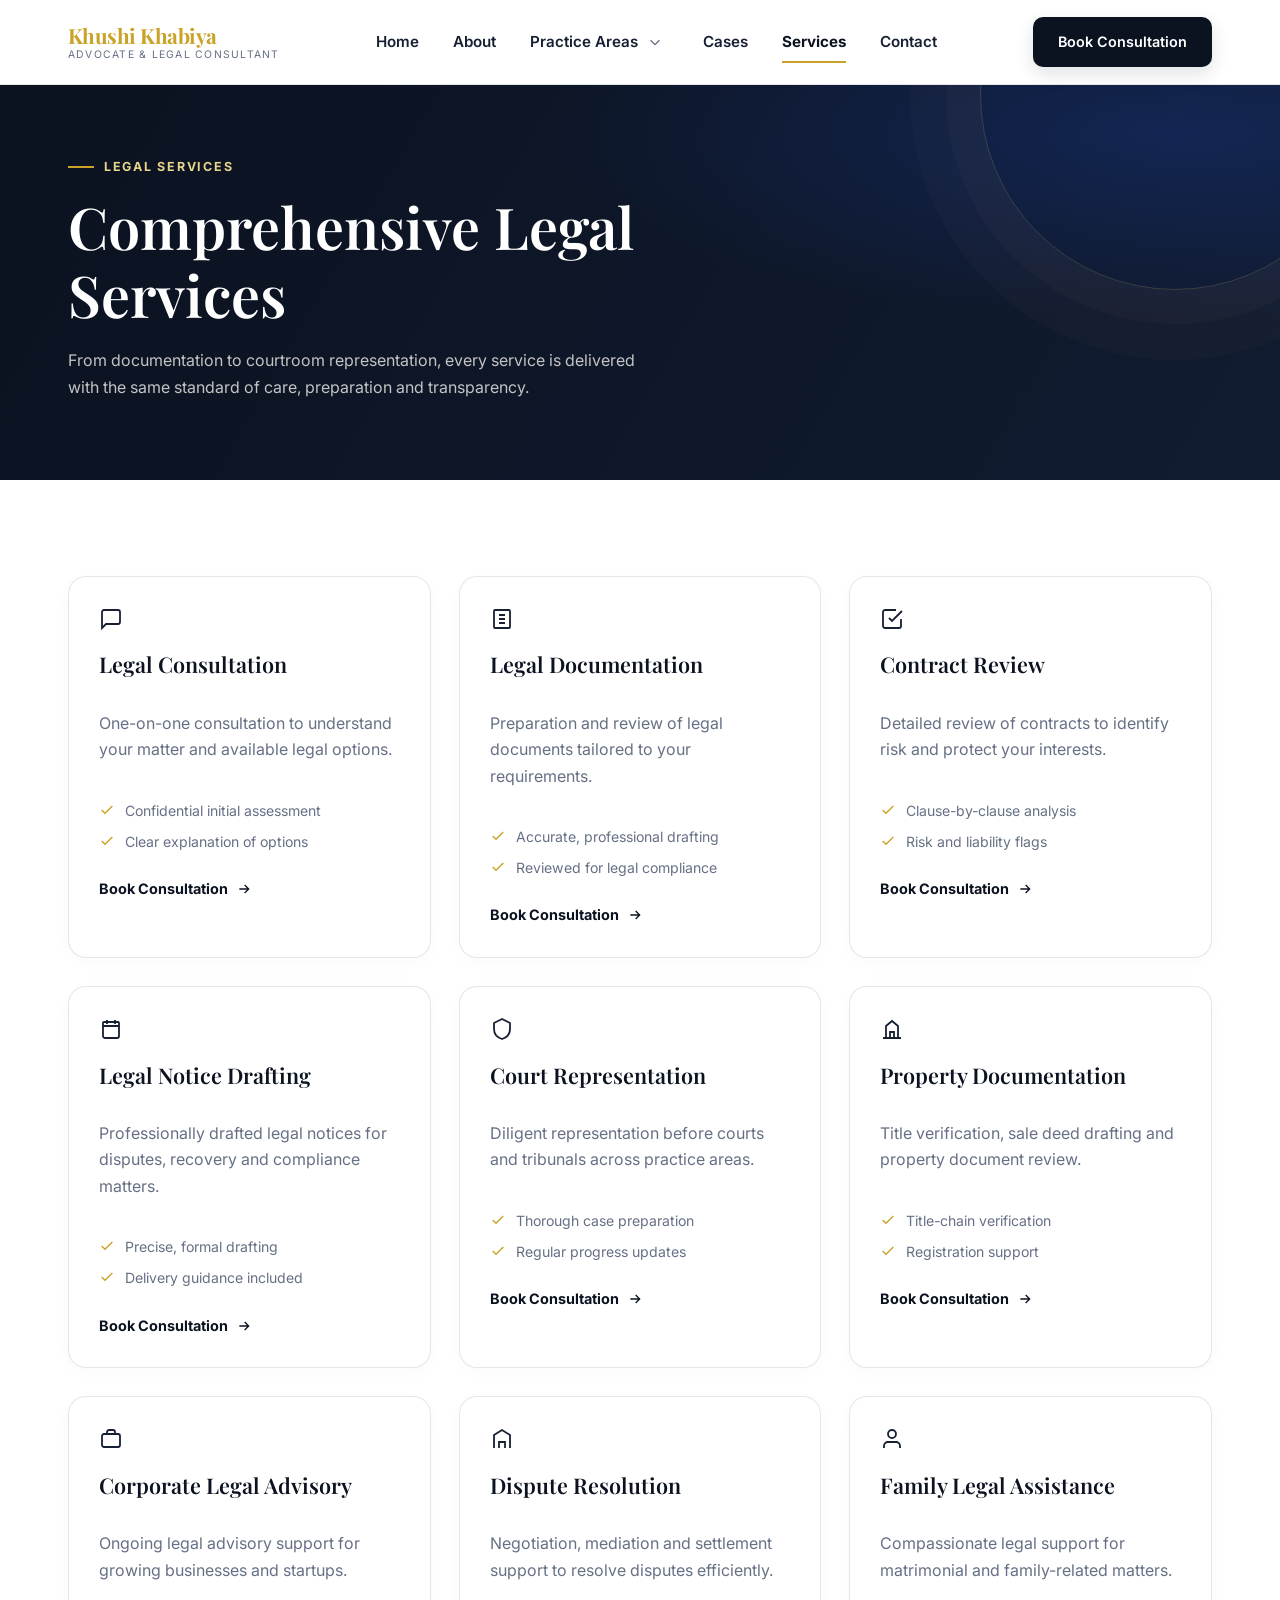
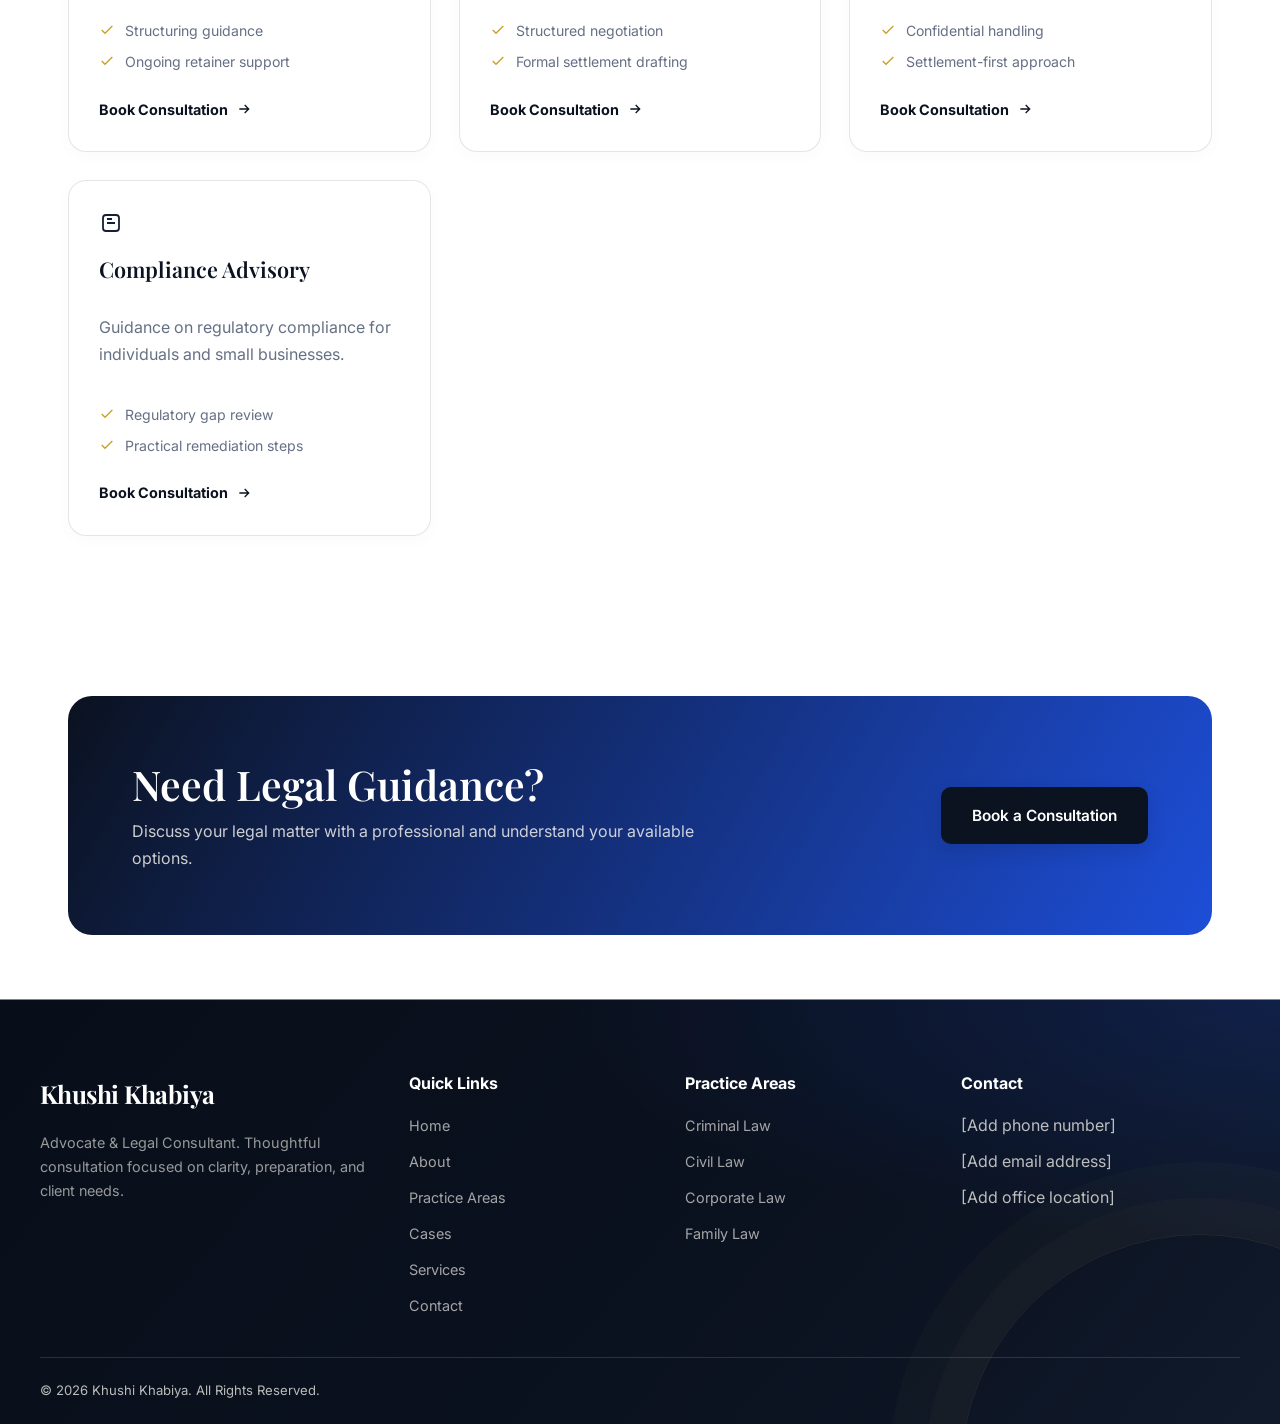
<file: services.html>
<!DOCTYPE html>
<html lang="en">
<head>
<meta charset="UTF-8">
<meta name="viewport" content="width=device-width, initial-scale=1.0">
<title>Legal Services | Khushi Khabiya</title>
<meta name="description" content="Legal services including consultation, documentation, contract review, legal notice drafting, court representation and compliance advisory.">
<meta name="keywords" content="legal services, legal consultation, contract review, court representation, compliance advisory">
<meta property="og:title" content="Khushi Khabiya | Advocate & Legal Consultant">
<meta property="og:description" content="A full range of legal services for individuals and businesses.">
<meta property="og:type" content="website">
<link rel="canonical" href="#">
<link rel="stylesheet" href="css/style.css">
<link rel="stylesheet" href="css/responsive.css">
<link rel="stylesheet" href="css/animations.css">
</head>
<body>
<a href="#main" class="skip-link">Skip to main content</a>
<header id="site-header"></header>

<main id="main">

  <section class="section section--navy section--tight">
    <div class="container">
      <span class="eyebrow">LEGAL SERVICES</span>
      <h1>Comprehensive Legal Services</h1>
      <p style="max-width:60ch;">From documentation to courtroom representation, every service is delivered with the same standard of care, preparation and transparency.</p>
    </div>
  </section>

  <section class="section">
    <div class="container grid-3">

      <div class="service-card reveal">
        <div class="icon-badge"><svg width="24" height="24" viewBox="0 0 24 24" fill="none" stroke="currentColor" stroke-width="1.8"><path d="M21 15a2 2 0 0 1-2 2H7l-4 4V5a2 2 0 0 1 2-2h14a2 2 0 0 1 2 2z"/></svg></div>
        <h3>Legal Consultation</h3>
        <p>One-on-one consultation to understand your matter and available legal options.</p>
        <ul>
          <li><svg width="16" height="16" viewBox="0 0 24 24" fill="none" stroke="currentColor" stroke-width="2"><path d="M20 6 9 17l-5-5"/></svg> Confidential initial assessment</li>
          <li><svg width="16" height="16" viewBox="0 0 24 24" fill="none" stroke="currentColor" stroke-width="2"><path d="M20 6 9 17l-5-5"/></svg> Clear explanation of options</li>
        </ul>
        <a href="contact.html" class="card-link">Book Consultation <svg width="16" height="16" viewBox="0 0 24 24" fill="none" stroke="currentColor" stroke-width="2"><path d="M5 12h14M13 6l6 6-6 6"/></svg></a>
      </div>

      <div class="service-card reveal" data-delay="1">
        <div class="icon-badge"><svg width="24" height="24" viewBox="0 0 24 24" fill="none" stroke="currentColor" stroke-width="1.8"><path d="M9 12h6M9 16h6M9 8h6M5 3h14a1 1 0 0 1 1 1v16a1 1 0 0 1-1 1H5a1 1 0 0 1-1-1V4a1 1 0 0 1 1-1Z"/></svg></div>
        <h3>Legal Documentation</h3>
        <p>Preparation and review of legal documents tailored to your requirements.</p>
        <ul>
          <li><svg width="16" height="16" viewBox="0 0 24 24" fill="none" stroke="currentColor" stroke-width="2"><path d="M20 6 9 17l-5-5"/></svg> Accurate, professional drafting</li>
          <li><svg width="16" height="16" viewBox="0 0 24 24" fill="none" stroke="currentColor" stroke-width="2"><path d="M20 6 9 17l-5-5"/></svg> Reviewed for legal compliance</li>
        </ul>
        <a href="contact.html" class="card-link">Book Consultation <svg width="16" height="16" viewBox="0 0 24 24" fill="none" stroke="currentColor" stroke-width="2"><path d="M5 12h14M13 6l6 6-6 6"/></svg></a>
      </div>

      <div class="service-card reveal" data-delay="2">
        <div class="icon-badge"><svg width="24" height="24" viewBox="0 0 24 24" fill="none" stroke="currentColor" stroke-width="1.8"><path d="M9 11l3 3L22 4M21 12v7a2 2 0 0 1-2 2H5a2 2 0 0 1-2-2V5a2 2 0 0 1 2-2h11"/></svg></div>
        <h3>Contract Review</h3>
        <p>Detailed review of contracts to identify risk and protect your interests.</p>
        <ul>
          <li><svg width="16" height="16" viewBox="0 0 24 24" fill="none" stroke="currentColor" stroke-width="2"><path d="M20 6 9 17l-5-5"/></svg> Clause-by-clause analysis</li>
          <li><svg width="16" height="16" viewBox="0 0 24 24" fill="none" stroke="currentColor" stroke-width="2"><path d="M20 6 9 17l-5-5"/></svg> Risk and liability flags</li>
        </ul>
        <a href="contact.html" class="card-link">Book Consultation <svg width="16" height="16" viewBox="0 0 24 24" fill="none" stroke="currentColor" stroke-width="2"><path d="M5 12h14M13 6l6 6-6 6"/></svg></a>
      </div>

      <div class="service-card reveal">
        <div class="icon-badge"><svg width="24" height="24" viewBox="0 0 24 24" fill="none" stroke="currentColor" stroke-width="1.8"><path d="M16 3v4M8 3v4M4 9h16M5 5h14a1 1 0 0 1 1 1v13a2 2 0 0 1-2 2H6a2 2 0 0 1-2-2V6a1 1 0 0 1 1-1Z"/></svg></div>
        <h3>Legal Notice Drafting</h3>
        <p>Professionally drafted legal notices for disputes, recovery and compliance matters.</p>
        <ul>
          <li><svg width="16" height="16" viewBox="0 0 24 24" fill="none" stroke="currentColor" stroke-width="2"><path d="M20 6 9 17l-5-5"/></svg> Precise, formal drafting</li>
          <li><svg width="16" height="16" viewBox="0 0 24 24" fill="none" stroke="currentColor" stroke-width="2"><path d="M20 6 9 17l-5-5"/></svg> Delivery guidance included</li>
        </ul>
        <a href="contact.html" class="card-link">Book Consultation <svg width="16" height="16" viewBox="0 0 24 24" fill="none" stroke="currentColor" stroke-width="2"><path d="M5 12h14M13 6l6 6-6 6"/></svg></a>
      </div>

      <div class="service-card reveal" data-delay="1">
        <div class="icon-badge"><svg width="24" height="24" viewBox="0 0 24 24" fill="none" stroke="currentColor" stroke-width="1.8"><path d="M12 2 4 6v6c0 5 3.5 8.5 8 10 4.5-1.5 8-5 8-10V6z"/></svg></div>
        <h3>Court Representation</h3>
        <p>Diligent representation before courts and tribunals across practice areas.</p>
        <ul>
          <li><svg width="16" height="16" viewBox="0 0 24 24" fill="none" stroke="currentColor" stroke-width="2"><path d="M20 6 9 17l-5-5"/></svg> Thorough case preparation</li>
          <li><svg width="16" height="16" viewBox="0 0 24 24" fill="none" stroke="currentColor" stroke-width="2"><path d="M20 6 9 17l-5-5"/></svg> Regular progress updates</li>
        </ul>
        <a href="contact.html" class="card-link">Book Consultation <svg width="16" height="16" viewBox="0 0 24 24" fill="none" stroke="currentColor" stroke-width="2"><path d="M5 12h14M13 6l6 6-6 6"/></svg></a>
      </div>

      <div class="service-card reveal" data-delay="2">
        <div class="icon-badge"><svg width="24" height="24" viewBox="0 0 24 24" fill="none" stroke="currentColor" stroke-width="1.8"><path d="M3 21h18M6 21V9l6-5 6 5v12M10 21v-6h4v6"/></svg></div>
        <h3>Property Documentation</h3>
        <p>Title verification, sale deed drafting and property document review.</p>
        <ul>
          <li><svg width="16" height="16" viewBox="0 0 24 24" fill="none" stroke="currentColor" stroke-width="2"><path d="M20 6 9 17l-5-5"/></svg> Title-chain verification</li>
          <li><svg width="16" height="16" viewBox="0 0 24 24" fill="none" stroke="currentColor" stroke-width="2"><path d="M20 6 9 17l-5-5"/></svg> Registration support</li>
        </ul>
        <a href="contact.html" class="card-link">Book Consultation <svg width="16" height="16" viewBox="0 0 24 24" fill="none" stroke="currentColor" stroke-width="2"><path d="M5 12h14M13 6l6 6-6 6"/></svg></a>
      </div>

      <div class="service-card reveal">
        <div class="icon-badge"><svg width="24" height="24" viewBox="0 0 24 24" fill="none" stroke="currentColor" stroke-width="1.8"><rect x="3" y="7" width="18" height="13" rx="2"/><path d="M8 7V5a2 2 0 0 1 2-2h4a2 2 0 0 1 2 2v2"/></svg></div>
        <h3>Corporate Legal Advisory</h3>
        <p>Ongoing legal advisory support for growing businesses and startups.</p>
        <ul>
          <li><svg width="16" height="16" viewBox="0 0 24 24" fill="none" stroke="currentColor" stroke-width="2"><path d="M20 6 9 17l-5-5"/></svg> Structuring guidance</li>
          <li><svg width="16" height="16" viewBox="0 0 24 24" fill="none" stroke="currentColor" stroke-width="2"><path d="M20 6 9 17l-5-5"/></svg> Ongoing retainer support</li>
        </ul>
        <a href="contact.html" class="card-link">Book Consultation <svg width="16" height="16" viewBox="0 0 24 24" fill="none" stroke="currentColor" stroke-width="2"><path d="M5 12h14M13 6l6 6-6 6"/></svg></a>
      </div>

      <div class="service-card reveal" data-delay="1">
        <div class="icon-badge"><svg width="24" height="24" viewBox="0 0 24 24" fill="none" stroke="currentColor" stroke-width="1.8"><path d="M4 21V8l8-5 8 5v13M9 21v-6h6v6"/></svg></div>
        <h3>Dispute Resolution</h3>
        <p>Negotiation, mediation and settlement support to resolve disputes efficiently.</p>
        <ul>
          <li><svg width="16" height="16" viewBox="0 0 24 24" fill="none" stroke="currentColor" stroke-width="2"><path d="M20 6 9 17l-5-5"/></svg> Structured negotiation</li>
          <li><svg width="16" height="16" viewBox="0 0 24 24" fill="none" stroke="currentColor" stroke-width="2"><path d="M20 6 9 17l-5-5"/></svg> Formal settlement drafting</li>
        </ul>
        <a href="contact.html" class="card-link">Book Consultation <svg width="16" height="16" viewBox="0 0 24 24" fill="none" stroke="currentColor" stroke-width="2"><path d="M5 12h14M13 6l6 6-6 6"/></svg></a>
      </div>

      <div class="service-card reveal" data-delay="2">
        <div class="icon-badge"><svg width="24" height="24" viewBox="0 0 24 24" fill="none" stroke="currentColor" stroke-width="1.8"><path d="M20 21v-2a4 4 0 0 0-4-4H8a4 4 0 0 0-4 4v2"/><circle cx="12" cy="7" r="4"/></svg></div>
        <h3>Family Legal Assistance</h3>
        <p>Compassionate legal support for matrimonial and family-related matters.</p>
        <ul>
          <li><svg width="16" height="16" viewBox="0 0 24 24" fill="none" stroke="currentColor" stroke-width="2"><path d="M20 6 9 17l-5-5"/></svg> Confidential handling</li>
          <li><svg width="16" height="16" viewBox="0 0 24 24" fill="none" stroke="currentColor" stroke-width="2"><path d="M20 6 9 17l-5-5"/></svg> Settlement-first approach</li>
        </ul>
        <a href="contact.html" class="card-link">Book Consultation <svg width="16" height="16" viewBox="0 0 24 24" fill="none" stroke="currentColor" stroke-width="2"><path d="M5 12h14M13 6l6 6-6 6"/></svg></a>
      </div>

      <div class="service-card reveal">
        <div class="icon-badge"><svg width="24" height="24" viewBox="0 0 24 24" fill="none" stroke="currentColor" stroke-width="1.8"><rect x="4" y="4" width="16" height="16" rx="3"/><path d="M8 12h8M8 8h5"/></svg></div>
        <h3>Compliance Advisory</h3>
        <p>Guidance on regulatory compliance for individuals and small businesses.</p>
        <ul>
          <li><svg width="16" height="16" viewBox="0 0 24 24" fill="none" stroke="currentColor" stroke-width="2"><path d="M20 6 9 17l-5-5"/></svg> Regulatory gap review</li>
          <li><svg width="16" height="16" viewBox="0 0 24 24" fill="none" stroke="currentColor" stroke-width="2"><path d="M20 6 9 17l-5-5"/></svg> Practical remediation steps</li>
        </ul>
        <a href="contact.html" class="card-link">Book Consultation <svg width="16" height="16" viewBox="0 0 24 24" fill="none" stroke="currentColor" stroke-width="2"><path d="M5 12h14M13 6l6 6-6 6"/></svg></a>
      </div>

    </div>
  </section>

  <section class="section--tight">
    <div class="container">
      <div class="cta-band reveal-scale">
        <div>
          <h2>Need Legal Guidance?</h2>
          <p>Discuss your legal matter with a professional and understand your available options.</p>
        </div>
        <a href="contact.html" class="btn btn-primary">Book a Consultation</a>
      </div>
    </div>
  </section>

</main>

<footer id="site-footer"></footer>

<script src="js/main.js"></script>
<script src="js/cases.js"></script>
<script src="js/contact.js"></script>
</body>
</html>
</file>
<file: css/style.css>
/* =========================================================
   ADV. PORTFOLIO — CORE STYLESHEET
   ========================================================= */

@import url('https://fonts.googleapis.com/css2?family=Playfair+Display:ital,wght@0,500;0,600;0,700;1,500&family=Inter:wght@400;500;600;700;800&display=swap');

:root {
  /* Palette */
  --navy: #14213D;
  --navy-deep: #0D1729;
  --royal: #1F4E79;
  --gold: #C9A227;
  --gold-light: #E4C55E;
  --cream: #F7F5EF;
  --white: #FFFFFF;
  --text: #20242A;
  --text-soft: #565D68;
  --border: rgba(20, 33, 61, 0.10);
  --shadow: 0 20px 45px rgba(13, 23, 41, 0.10);
  --shadow-sm: 0 8px 20px rgba(13, 23, 41, 0.08);

  /* Type */
  --font-head: 'Playfair Display', Georgia, serif;
  --font-body: 'Inter', -apple-system, BlinkMacSystemFont, 'Segoe UI', sans-serif;

  /* Layout */
  --container: 1200px;
  --radius: 14px;
  --radius-sm: 8px;
  --nav-h: 84px;
}

*,
*::before,
*::after {
  box-sizing: border-box;
}

html {
  scroll-behavior: smooth;
  scroll-padding-top: var(--nav-h);
}

body {
  margin: 0;
  font-family: var(--font-body);
  color: var(--text);
  background: var(--white);
  line-height: 1.65;
  -webkit-font-smoothing: antialiased;
  overflow-x: hidden;
}

img {
  max-width: 100%;
  display: block;
}

a {
  color: inherit;
  text-decoration: none;
}

ul {
  list-style: none;
  margin: 0;
  padding: 0;
}

button {
  font-family: inherit;
  cursor: pointer;
}

input,
textarea,
select {
  font-family: inherit;
}

:focus-visible {
  outline: 2px solid var(--gold);
  outline-offset: 3px;
}

.container {
  width: 100%;
  max-width: var(--container);
  margin: 0 auto;
  padding: 0 28px;
}

.section {
  padding: 96px 0;
}

.section--tight {
  padding: 64px 0;
}

.section--navy {
  background: var(--navy);
  color: var(--cream);
}

.section--cream {
  background: var(--cream);
}

.eyebrow {
  display: inline-flex;
  align-items: center;
  gap: 10px;
  font-size: 0.78rem;
  letter-spacing: 0.14em;
  color: var(--gold);
  font-weight: 700;
  margin-bottom: 16px;
}

.eyebrow::before {
  content: "";
  width: 26px;
  height: 2px;
  background: var(--gold);
  display: inline-block;
}

h1,
h2,
h3,
h4 {
  font-family: var(--font-head);
  color: var(--navy);
  line-height: 1.18;
  margin: 0 0 18px;
  font-weight: 600;
}

.section--navy h1,
.section--navy h2,
.section--navy h3 {
  color: var(--white);
}

h1 {
  font-size: clamp(2.4rem, 4.6vw, 3.6rem);
}

h2 {
  font-size: clamp(1.9rem, 3.2vw, 2.6rem);
}

h3 {
  font-size: 1.35rem;
}

p {
  margin: 0 0 16px;
  color: var(--text-soft);
  max-width: 62ch;
}

.section--navy p {
  color: rgba(247, 245, 239, 0.78);
}

.section-head {
  max-width: 680px;
  margin-bottom: 52px;
}

.section-head.center {
  margin-left: auto;
  margin-right: auto;
  text-align: center;
}

/* Buttons */
.btn {
  display: inline-flex;
  align-items: center;
  justify-content: center;
  gap: 10px;
  padding: 15px 30px;
  border-radius: 999px;
  font-weight: 600;
  font-size: 0.96rem;
  border: 1px solid transparent;
  transition: transform .25s ease, box-shadow .25s ease, background .25s ease, color .25s ease;
}

.btn-primary {
  background: var(--gold);
  color: var(--navy-deep);
}

.btn-primary:hover {
  transform: translateY(-2px);
  box-shadow: 0 14px 30px rgba(201, 162, 39, 0.35);
}

.btn-outline {
  background: transparent;
  border-color: rgba(255, 255, 255, 0.35);
  color: var(--white);
}

.btn-outline:hover {
  background: rgba(255, 255, 255, 0.1);
  transform: translateY(-2px);
}

.btn-navy {
  background: var(--navy);
  color: var(--white);
}

.btn-navy:hover {
  background: var(--navy-deep);
  transform: translateY(-2px);
}

.btn-ghost {
  background: transparent;
  border-color: var(--border);
  color: var(--navy);
}

.btn-ghost:hover {
  background: var(--cream);
}

.btn[disabled] {
  opacity: .55;
  cursor: not-allowed;
  transform: none !important;
}

/* =========================== NAVBAR =========================== */
#site-header {
  position: sticky;
  top: 0;
  z-index: 500;
}

.navbar {
  background: rgba(255, 255, 255, 0.92);
  backdrop-filter: blur(10px);
  border-bottom: 1px solid var(--border);
  transition: box-shadow .3s ease;
}

.navbar.is-scrolled {
  box-shadow: var(--shadow-sm);
}

.navbar-inner {
  height: var(--nav-h);
  display: flex;
  align-items: center;
  justify-content: space-between;
  gap: 24px;
}

.brand {
  display: flex;
  flex-direction: column;
  line-height: 1.1;
}

.brand-name {
  font-family: var(--font-head);
  font-size: 1.35rem;
  font-weight: 700;
  color: var(--navy);
}

.brand-name span {
  color: var(--gold);
}

.brand-sub {
  font-size: 0.72rem;
  letter-spacing: 0.08em;
  color: var(--text-soft);
  margin-top: 2px;
}

.nav-links {
  display: flex;
  align-items: center;
  gap: 34px;
}

.nav-links a {
  position: relative;
  font-weight: 600;
  font-size: 0.95rem;
  color: var(--text);
  padding: 8px 0;
}

.nav-links a::after {
  content: "";
  position: absolute;
  left: 0;
  bottom: 0;
  width: 0;
  height: 2px;
  background: var(--gold);
  transition: width .25s ease;
}

.nav-links a:hover::after,
.nav-links a.active::after {
  width: 100%;
}

.nav-links a.active {
  color: var(--navy);
}

.nav-actions {
  display: flex;
  align-items: center;
  gap: 18px;
}

.nav-cta {
  padding: 12px 24px;
  font-size: 0.9rem;
}

.nav-toggle {
  display: none;
  width: 44px;
  height: 44px;
  border: 1px solid var(--border);
  border-radius: 10px;
  background: var(--white);
  align-items: center;
  justify-content: center;
  flex-direction: column;
  gap: 5px;
}

.nav-toggle span {
  width: 20px;
  height: 2px;
  background: var(--navy);
  display: block;
  transition: all .25s ease;
}

.nav-toggle.is-open span:nth-child(1) {
  transform: translateY(7px) rotate(45deg);
}

.nav-toggle.is-open span:nth-child(2) {
  opacity: 0;
}

.nav-toggle.is-open span:nth-child(3) {
  transform: translateY(-7px) rotate(-45deg);
}

.mobile-nav {
  position: fixed;
  inset: var(--nav-h) 0 0 0;
  background: var(--navy);
  transform: translateX(100%);
  transition: transform .35s ease;
  z-index: 480;
  overflow-y: auto;
}

.mobile-nav.is-open {
  transform: translateX(0);
}

.mobile-nav-inner {
  padding: 40px 28px;
  display: flex;
  flex-direction: column;
  gap: 6px;
}

.mobile-nav a {
  color: var(--cream);
  font-family: var(--font-head);
  font-size: 1.5rem;
  padding: 14px 0;
  border-bottom: 1px solid rgba(255, 255, 255, 0.1);
}

.mobile-nav a.active {
  color: var(--gold);
}

.mobile-nav .btn {
  margin-top: 24px;
  align-self: flex-start;
}

/* =========================== HERO =========================== */
.hero {
  position: relative;
  background: linear-gradient(160deg, var(--navy) 0%, var(--navy-deep) 62%, #0A1220 100%);
  color: var(--white);
  overflow: hidden;
}

.hero::before {
  content: "";
  position: absolute;
  inset: 0;
  z-index: 0;
  pointer-events: none;
  background:
    radial-gradient(520px 420px at 88% 8%, rgba(201, 162, 39, 0.16), transparent 60%),
    radial-gradient(600px 480px at 8% 92%, rgba(31, 78, 121, 0.35), transparent 65%),
    linear-gradient(rgba(255, 255, 255, 0.035) 1px, transparent 1px),
    linear-gradient(90deg, rgba(255, 255, 255, 0.035) 1px, transparent 1px);
  background-size: auto, auto, 46px 46px, 46px 46px;
}

.hero-inner {
  display: grid;
  grid-template-columns: 1.05fr 0.95fr;
  gap: 56px;
  align-items: center;
  padding: 92px 0 100px;
  position: relative;
  z-index: 2;
}

.hero-badge {
  display: inline-flex;
  align-items: center;
  gap: 10px;
  padding: 9px 18px;
  border: 1px solid rgba(201, 162, 39, 0.45);
  border-radius: 999px;
  font-size: 0.74rem;
  letter-spacing: 0.16em;
  font-weight: 700;
  color: var(--gold-light);
  margin-bottom: 26px;
}

.hero h1 {
  color: var(--white);
  margin-bottom: 22px;
}

.hero h1 em {
  font-style: italic;
  color: var(--gold-light);
}

.hero p.lead {
  color: rgba(247, 245, 239, 0.8);
  font-size: 1.08rem;
  max-width: 46ch;
}

.hero-actions {
  display: flex;
  gap: 16px;
  margin-top: 34px;
  flex-wrap: wrap;
}

.hero-visual {
  position: relative;
}

.hero-frame {
  position: relative;
  border-radius: 22px;
  overflow: hidden;
  box-shadow: 0 40px 80px rgba(0, 0, 0, 0.45), 0 0 0 1px rgba(201, 162, 39, 0.35), 0 0 60px rgba(201, 162, 39, 0.12);
  border: 1px solid rgba(201, 162, 39, 0.45);
}

.hero-frame::after {
  content: "";
  position: absolute;
  inset: 0;
  border-radius: inherit;
  background: linear-gradient(200deg, rgba(201, 162, 39, 0.14), transparent 40%);
  pointer-events: none;
}

.hero-frame img {
  width: 100%;
  height: 100%;
  object-fit: cover;
}

.hero-card {
  position: absolute;
  left: -34px;
  bottom: -30px;
  background: var(--white);
  color: var(--navy);
  border-radius: var(--radius);
  padding: 20px 24px;
  box-shadow: var(--shadow), 0 0 40px rgba(201, 162, 39, 0.2);
  border: 1px solid rgba(201, 162, 39, 0.35);
  display: flex;
  align-items: center;
  gap: 14px;
  min-width: 230px;
  z-index: 3;
}

.hero-card .icon {
  width: 46px;
  height: 46px;
  border-radius: 50%;
  background: var(--cream);
  display: flex;
  align-items: center;
  justify-content: center;
  flex-shrink: 0;
}

.hero-card strong {
  display: block;
  font-family: var(--font-head);
  font-size: 1.15rem;
}

.hero-card span {
  font-size: 0.82rem;
  color: var(--text-soft);
}

.hero-deco {
  position: absolute;
  inset: 0;
  z-index: 1;
  pointer-events: none;
  opacity: 0.5;
}

/* =========================== STATS =========================== */
.stats-band {
  background: var(--white);
  border-top: 1px solid var(--border);
  border-bottom: 1px solid var(--border);
}

.stats-grid {
  display: grid;
  grid-template-columns: repeat(4, 1fr);
  padding: 52px 0;
}

.stat {
  text-align: center;
  border-right: 1px solid var(--border);
  padding: 0 12px;
}

.stat:last-child {
  border-right: none;
}

.stat-num {
  font-family: var(--font-head);
  font-size: clamp(2.2rem, 3.4vw, 2.9rem);
  color: var(--navy);
  font-weight: 700;
}

.stat-num .suffix {
  color: var(--gold);
}

.stat-label {
  font-size: 0.92rem;
  color: var(--text-soft);
  margin-top: 6px;
}

/* =========================== ABOUT PREVIEW =========================== */
.about-grid {
  display: grid;
  grid-template-columns: 0.9fr 1.1fr;
  gap: 64px;
  align-items: center;
}

.about-photo {
  position: relative;
}

.about-photo img {
  border-radius: var(--radius);
  box-shadow: var(--shadow);
}

.about-photo .sig {
  position: absolute;
  right: -26px;
  bottom: -26px;
  background: var(--navy);
  color: var(--gold-light);
  padding: 16px 20px;
  border-radius: var(--radius);
  font-family: var(--font-head);
  font-style: italic;
  font-size: 1.1rem;
  box-shadow: var(--shadow);
}

.about-list {
  margin: 26px 0;
  display: grid;
  gap: 14px;
}

.about-list li {
  display: flex;
  gap: 12px;
  align-items: flex-start;
  color: var(--text);
  font-weight: 600;
}

.about-list svg {
  flex-shrink: 0;
  margin-top: 2px;
}

/* =========================== CARDS: PRACTICE AREAS =========================== */
.grid-3 {
  display: grid;
  grid-template-columns: repeat(3, 1fr);
  gap: 28px;
}

.grid-2 {
  display: grid;
  grid-template-columns: repeat(2, 1fr);
  gap: 28px;
}

.grid-4 {
  display: grid;
  grid-template-columns: repeat(4, 1fr);
  gap: 24px;
}

.practice-card {
  background: var(--white);
  border: 1px solid var(--border);
  border-radius: var(--radius);
  padding: 32px 28px;
  transition: transform .3s ease, box-shadow .3s ease, border-color .3s ease;
  position: relative;
}

.practice-card:hover {
  transform: translateY(-6px);
  box-shadow: var(--shadow);
  border-color: rgba(201, 162, 39, 0.35);
}

.practice-card .icon-badge {
  width: 56px;
  height: 56px;
  border-radius: 14px;
  background: var(--cream);
  display: flex;
  align-items: center;
  justify-content: center;
  margin-bottom: 20px;
  color: var(--navy);
}

.practice-card:hover .icon-badge {
  background: var(--navy);
  color: var(--gold-light);
}

.practice-card h3 {
  margin-bottom: 10px;
}

.practice-card p {
  font-size: 0.94rem;
  margin-bottom: 18px;
}

.card-link {
  font-weight: 700;
  color: var(--navy);
  font-size: 0.9rem;
  display: inline-flex;
  align-items: center;
  gap: 8px;
}

.card-link svg {
  transition: transform .25s ease;
}

.practice-card:hover .card-link svg {
  transform: translateX(4px);
}

/* Practice area page detail block */
.practice-detail {
  display: grid;
  grid-template-columns: 64px 1fr;
  gap: 22px;
  padding: 36px 0;
  border-bottom: 1px solid var(--border);
}

.practice-detail:last-child {
  border-bottom: none;
}

.practice-detail .icon-badge {
  width: 64px;
  height: 64px;
  border-radius: 16px;
  background: var(--cream);
  display: flex;
  align-items: center;
  justify-content: center;
  color: var(--navy);
}

.matters {
  display: flex;
  flex-wrap: wrap;
  gap: 10px;
  margin-top: 14px;
}

.matters span {
  font-size: 0.82rem;
  font-weight: 600;
  color: var(--navy);
  background: var(--cream);
  padding: 7px 14px;
  border-radius: 999px;
}

/* =========================== WHY CHOOSE US =========================== */
.feature-card {
  background: rgba(255, 255, 255, 0.04);
  border: 1px solid rgba(255, 255, 255, 0.1);
  border-radius: var(--radius);
  padding: 30px 26px;
}

.feature-card .icon-badge {
  width: 50px;
  height: 50px;
  border-radius: 12px;
  background: rgba(201, 162, 39, 0.15);
  color: var(--gold-light);
  display: flex;
  align-items: center;
  justify-content: center;
  margin-bottom: 18px;
}

.feature-card h3 {
  color: var(--white);
  font-size: 1.15rem;
}

.feature-card p {
  font-size: 0.92rem;
  margin-bottom: 0;
}

/* =========================== QUOTE / PHILOSOPHY =========================== */
.quote-block {
  text-align: center;
  max-width: 820px;
  margin: 0 auto;
  position: relative;
}

.quote-mark {
  font-family: var(--font-head);
  font-size: 5rem;
  color: var(--gold);
  line-height: 1;
  opacity: 0.6;
}

.quote-block blockquote {
  font-family: var(--font-head);
  font-style: italic;
  font-size: clamp(1.4rem, 2.4vw, 2rem);
  color: var(--navy);
  line-height: 1.5;
  margin: 0 0 20px;
}

.section--navy .quote-block blockquote {
  color: var(--white);
}

.quote-attrib {
  color: var(--gold);
  font-weight: 700;
  letter-spacing: 0.04em;
}

/* =========================== TIMELINE (Experience) =========================== */
.timeline {
  position: relative;
  padding-left: 40px;
  border-left: 2px solid var(--border);
  display: grid;
  gap: 44px;
}

.timeline-item {
  position: relative;
}

.timeline-item::before {
  content: "";
  position: absolute;
  left: -49px;
  top: 4px;
  width: 16px;
  height: 16px;
  border-radius: 50%;
  background: var(--white);
  border: 3px solid var(--gold);
}

.timeline-meta {
  display: flex;
  gap: 14px;
  align-items: baseline;
  flex-wrap: wrap;
  margin-bottom: 6px;
}

.timeline-role {
  font-family: var(--font-head);
  font-size: 1.2rem;
  color: var(--navy);
}

.timeline-duration {
  font-size: 0.82rem;
  font-weight: 700;
  color: var(--gold);
  background: var(--cream);
  padding: 5px 12px;
  border-radius: 999px;
}

.timeline-org {
  color: var(--text-soft);
  font-weight: 600;
  margin-bottom: 10px;
}

/* Education */
.edu-card {
  background: var(--white);
  border: 1px solid var(--border);
  border-radius: var(--radius);
  padding: 26px 28px;
}

.edu-card .degree {
  font-family: var(--font-head);
  font-size: 1.15rem;
  color: var(--navy);
}

.edu-card .years {
  color: var(--gold);
  font-weight: 700;
  font-size: 0.85rem;
}

/* Membership badges */
.badge-row {
  display: flex;
  flex-wrap: wrap;
  gap: 16px;
}

.badge-item {
  display: flex;
  align-items: center;
  gap: 12px;
  background: var(--white);
  border: 1px solid var(--border);
  border-radius: 999px;
  padding: 12px 20px;
  font-weight: 600;
  font-size: 0.9rem;
  color: var(--navy);
}

/* =========================== CASES PAGE =========================== */
.filter-bar {
  display: flex;
  flex-wrap: wrap;
  gap: 12px;
  margin-bottom: 40px;
}

.filter-btn {
  padding: 10px 22px;
  border-radius: 999px;
  border: 1px solid var(--border);
  background: var(--white);
  font-weight: 600;
  font-size: 0.88rem;
  color: var(--text-soft);
  transition: all .25s ease;
}

.filter-btn:hover {
  border-color: var(--gold);
  color: var(--navy);
}

.filter-btn.active {
  background: var(--navy);
  color: var(--white);
  border-color: var(--navy);
}

.case-card {
  background: var(--white);
  border: 1px solid var(--border);
  border-radius: var(--radius);
  overflow: hidden;
  transition: transform .3s ease, box-shadow .3s ease;
  display: flex;
  flex-direction: column;
}

.case-card:hover {
  transform: translateY(-6px);
  box-shadow: var(--shadow);
}

.case-thumb {
  aspect-ratio: 16/10;
  overflow: hidden;
  background: var(--cream);
}

.case-thumb img {
  width: 100%;
  height: 100%;
  object-fit: cover;
}

.case-body {
  padding: 24px;
  display: flex;
  flex-direction: column;
  gap: 10px;
  flex: 1;
}

.case-tags {
  display: flex;
  gap: 8px;
  flex-wrap: wrap;
}

.tag {
  font-size: 0.72rem;
  font-weight: 700;
  letter-spacing: 0.04em;
  padding: 5px 12px;
  border-radius: 999px;
}

.tag-cat {
  background: var(--cream);
  color: var(--navy);
}

.tag-status {
  background: rgba(31, 78, 121, 0.1);
  color: var(--royal);
}

.case-body h3 {
  margin-bottom: 0;
  font-size: 1.2rem;
}

.case-body p {
  font-size: 0.92rem;
  margin-bottom: 8px;
}

.case-body .card-link {
  margin-top: auto;
}

.case-empty {
  text-align: center;
  padding: 60px 0;
  color: var(--text-soft);
  display: none;
}

/* Case details */
.case-hero {
  background: var(--cream);
}

.case-meta-grid {
  display: grid;
  grid-template-columns: repeat(4, 1fr);
  gap: 20px;
  margin-top: 30px;
}

.meta-box {
  background: var(--white);
  border-radius: var(--radius-sm);
  padding: 18px 20px;
  border: 1px solid var(--border);
}

.meta-box .label {
  font-size: 0.74rem;
  letter-spacing: 0.06em;
  color: var(--text-soft);
  font-weight: 700;
  margin-bottom: 6px;
}

.meta-box .value {
  font-family: var(--font-head);
  font-size: 1.1rem;
  color: var(--navy);
}

.case-content {
  display: grid;
  gap: 44px;
  max-width: 780px;
}

.case-content h2 {
  font-size: 1.5rem;
}

.disclaimer-box {
  background: var(--cream);
  border-left: 4px solid var(--gold);
  padding: 20px 24px;
  border-radius: var(--radius-sm);
  font-size: 0.9rem;
  color: var(--text-soft);
}

/* =========================== SERVICES =========================== */
.service-card {
  background: var(--white);
  border: 1px solid var(--border);
  border-radius: var(--radius);
  padding: 30px;
  display: flex;
  flex-direction: column;
  gap: 14px;
  transition: box-shadow .3s ease, transform .3s ease;
}

.service-card:hover {
  box-shadow: var(--shadow);
  transform: translateY(-6px);
}

.service-card ul {
  display: grid;
  gap: 8px;
  margin: 6px 0 10px;
}

.service-card ul li {
  display: flex;
  gap: 10px;
  font-size: 0.88rem;
  color: var(--text-soft);
  align-items: flex-start;
}

.service-card ul li svg {
  flex-shrink: 0;
  margin-top: 3px;
  color: var(--gold);
}

/* =========================== CONSULTATION CTA =========================== */
.cta-band {
  background: linear-gradient(120deg, var(--navy), var(--royal));
  border-radius: 24px;
  padding: 64px;
  color: var(--white);
  display: flex;
  align-items: center;
  justify-content: space-between;
  gap: 40px;
  flex-wrap: wrap;
  position: relative;
  overflow: hidden;
}

.cta-band h2 {
  color: var(--white);
  margin-bottom: 10px;
}

.cta-band p {
  color: rgba(247, 245, 239, 0.82);
  margin-bottom: 0;
}

/* =========================== CONTACT =========================== */
.contact-grid {
  display: grid;
  grid-template-columns: 0.85fr 1.15fr;
  gap: 60px;
}

.contact-info-item {
  display: flex;
  gap: 16px;
  padding: 20px 0;
  border-bottom: 1px solid var(--border);
}

.contact-info-item:last-child {
  border-bottom: none;
}

.contact-info-item .icon-badge {
  width: 48px;
  height: 48px;
  border-radius: 12px;
  background: var(--cream);
  color: var(--navy);
  display: flex;
  align-items: center;
  justify-content: center;
  flex-shrink: 0;
}

.contact-info-item strong {
  display: block;
  color: var(--navy);
  font-family: var(--font-head);
  font-size: 1.05rem;
  margin-bottom: 4px;
}

.social-row {
  display: flex;
  gap: 12px;
  margin-top: 26px;
}

.social-row a {
  width: 42px;
  height: 42px;
  border-radius: 50%;
  border: 1px solid var(--border);
  display: flex;
  align-items: center;
  justify-content: center;
  color: var(--navy);
  transition: all .25s ease;
}

.social-row a:hover {
  background: var(--navy);
  color: var(--white);
  border-color: var(--navy);
}

.form-card {
  background: var(--white);
  border: 1px solid var(--border);
  border-radius: var(--radius);
  padding: 40px;
  box-shadow: var(--shadow-sm);
}

.form-row {
  display: grid;
  grid-template-columns: 1fr 1fr;
  gap: 20px;
}

.field {
  margin-bottom: 20px;
}

.field label {
  display: block;
  font-weight: 600;
  font-size: 0.88rem;
  margin-bottom: 8px;
  color: var(--navy);
}

.field input,
.field select,
.field textarea {
  width: 100%;
  padding: 13px 16px;
  border-radius: 10px;
  border: 1px solid var(--border);
  background: var(--cream);
  font-size: 0.95rem;
  color: var(--text);
  transition: border-color .2s ease, background .2s ease;
}

.field input:focus,
.field select:focus,
.field textarea:focus {
  border-color: var(--gold);
  background: var(--white);
  outline: none;
}

.field textarea {
  resize: vertical;
  min-height: 120px;
}

.field-error {
  color: #B3261E;
  font-size: 0.8rem;
  margin-top: 6px;
  display: none;
}

.field.has-error input,
.field.has-error select,
.field.has-error textarea {
  border-color: #B3261E;
}

.field.has-error .field-error {
  display: block;
}

.form-msg {
  padding: 16px 20px;
  border-radius: var(--radius-sm);
  font-size: 0.92rem;
  font-weight: 600;
  margin-bottom: 20px;
  display: none;
}

.form-msg.show {
  display: block;
}

.form-msg.success {
  background: rgba(46, 125, 50, 0.1);
  color: #2E7D32;
}

.form-msg.error {
  background: rgba(179, 38, 30, 0.1);
  color: #B3261E;
}

/* =========================== FOOTER =========================== */
#site-footer {
  background: var(--navy-deep);
  color: rgba(247, 245, 239, 0.75);
}

.footer-top {
  padding: 72px 0 40px;
  display: grid;
  grid-template-columns: 1.4fr 1fr 1fr 1.2fr;
  gap: 44px;
}

.footer-brand .brand-name {
  color: var(--white);
}

.footer-brand p {
  color: rgba(247, 245, 239, 0.6);
  font-size: 0.9rem;
  margin-top: 16px;
}

.footer-col h4 {
  color: var(--white);
  font-size: 1rem;
  margin-bottom: 20px;
  font-family: var(--font-body);
  font-weight: 700;
}

.footer-col ul {
  display: grid;
  gap: 12px;
}

.footer-col a {
  font-size: 0.9rem;
  color: rgba(247, 245, 239, 0.65);
  transition: color .2s ease;
}

.footer-col a:hover {
  color: var(--gold-light);
}

.footer-bottom {
  border-top: 1px solid rgba(255, 255, 255, 0.08);
  padding: 22px 0;
  display: flex;
  justify-content: space-between;
  align-items: center;
  flex-wrap: wrap;
  gap: 12px;
  font-size: 0.82rem;
}

.footer-bottom .legal-links {
  display: flex;
  gap: 20px;
}

.disclaimer-strip {
  background: rgba(255, 255, 255, 0.04);
  border-top: 1px solid rgba(255, 255, 255, 0.08);
  padding: 18px 0;
  font-size: 0.8rem;
  color: rgba(247, 245, 239, 0.55);
  text-align: center;
}

/* Skip link */
.skip-link {
  position: absolute;
  left: -999px;
  top: 0;
  background: var(--gold);
  color: var(--navy-deep);
  padding: 12px 20px;
  z-index: 1000;
  font-weight: 700;
  border-radius: 0 0 8px 0;
}

.skip-link:focus {
  left: 0;
}

/* Utility */
.mt-0 {
  margin-top: 0;
}

.text-center {
  text-align: center;
}

.mx-auto {
  margin-left: auto;
  margin-right: auto;
}

/* Khushi Khabiya portfolio refinements */
:root {
  --navy: #101828;
  --navy-deep: #0b1220;
  --royal: #1d3557;
  --gold: #c9a227;
  --cream: #f8f9fb;
  --text: #1d2939;
  --text-soft: #667085;
  --border: rgba(16, 24, 40, .10);
  --shadow: 0 24px 60px rgba(16, 24, 40, .10);
  --shadow-sm: 0 8px 24px rgba(16, 24, 40, .07);
  --container: 1200px;
  --radius: 18px
}

body {
  background: #fff
}

.navbar {
  background: rgba(255, 255, 255, .94);
  backdrop-filter: blur(16px)
}

.brand-name {
  font-size: 1.3rem;
  letter-spacing: -.025em
}

.brand-name span {
  color: var(--gold)
}

.brand-sub {
  letter-spacing: .12em;
  text-transform: uppercase;
  font-size: .65rem
}

.hero {
  background: radial-gradient(ellipse at 78% 30%, rgba(29, 53, 87, .68), transparent 42%), linear-gradient(125deg, #101828, #17263b 72%, #101828)
}

.hero::after {
  content: "";
  position: absolute;
  inset: 0;
  pointer-events: none;
  opacity: .14;
  background-image: linear-gradient(rgba(255, 255, 255, .16) 1px, transparent 1px), linear-gradient(90deg, rgba(255, 255, 255, .16) 1px, transparent 1px);
  background-size: 56px 56px;
  mask-image: linear-gradient(90deg, transparent 12%, #000 100%)
}

.hero-inner {
  grid-template-columns: 1.1fr .9fr;
  gap: 72px;
  padding: 100px 0 112px
}

.hero h1 {
  font-size: clamp(3.3rem, 6.4vw, 5.5rem);
  letter-spacing: -.045em;
  margin-bottom: 16px
}

.hero-subheading {
  font-family: var(--font-head);
  font-weight: 500;
  color: #f4f6f9;
  font-size: clamp(1.35rem, 2.4vw, 2rem);
  max-width: 24ch;
  line-height: 1.35;
  margin-bottom: 20px
}

.hero p.lead {
  font-size: 1.05rem;
  max-width: 49ch
}

.hero-frame {
  border-radius: 28px;
  box-shadow: 0 28px 70px rgba(0, 0, 0, .26)
}

.hero-frame img {
  aspect-ratio: 4/4.6;
  object-fit: cover
}

.hero-card {
  left: -38px;
  bottom: -28px;
  max-width: calc(100% + 30px);
  border: 1px solid rgba(16, 24, 40, .08);
  box-shadow: 0 16px 50px rgba(0, 0, 0, .18)
}

.hero-badge {
  background: rgba(255, 255, 255, .04);
  letter-spacing: .13em
}

.btn {
  transition: transform .2s ease, box-shadow .2s ease, background .2s ease
}

.btn-primary {
  background: var(--gold);
  color: #101828
}

.btn-primary:hover {
  box-shadow: 0 10px 24px rgba(201, 162, 39, .24)
}

.btn-navy {
  background: var(--navy)
}

.section--cream {
  background: #f8f9fb
}

.practice-card,
.service-card,
.edu-card {
  border-radius: 18px;
  box-shadow: 0 4px 18px rgba(16, 24, 40, .025)
}

.practice-card:hover,
.service-card:hover {
  transform: translateY(-4px);
  box-shadow: 0 18px 42px rgba(16, 24, 40, .09);
  border-color: rgba(201, 162, 39, .48)
}

.trust-strip {
  border-block: 1px solid var(--border);
  background: #fff
}

.trust-strip-inner {
  min-height: 82px;
  display: flex;
  align-items: center;
  justify-content: center;
  gap: clamp(20px, 5vw, 70px);
  color: var(--text-soft);
  font-size: .86rem;
  font-weight: 600
}

.trust-strip-inner i {
  width: 5px;
  height: 5px;
  background: var(--gold);
  border-radius: 50%
}

.footer-top {
  padding-top: 72px
}

.footer-brand .brand-name {
  font-family: var(--font-head);
  font-size: 1.45rem
}

.footer-bottom {
  padding-block: 22px
}

.disclaimer-strip {
  font-size: .82rem
}

.profile-facts {
  align-items: stretch
}

.profile-facts .practice-card {
  height: 100%
}

@media(max-width:1080px) {
  .nav-links {
    gap: 18px
  }

  .nav-links a {
    font-size: .87rem
  }

  .nav-cta {
    padding: 11px 16px
  }
}

@media(max-width:900px) {
  .hero-inner {
    grid-template-columns: 1fr;
    gap: 40px;
    padding: 66px 0 86px
  }

  .hero-visual {
    order: 0;
    max-width: 520px;
    width: 100%;
    margin: 0 auto 14px
  }

  .hero-copy {
    order: 1
  }

  .hero h1 {
    font-size: clamp(3rem, 10vw, 5rem)
  }

  .hero-card {
    left: 14px;
    bottom: -26px
  }

  .hero-deco {
    opacity: .25
  }
}

@media(max-width:768px) {
  .trust-strip-inner {
    min-height: 72px;
    flex-wrap: wrap;
    gap: 10px 18px;
    font-size: .75rem
  }

  .hero-inner {
    padding: 38px 0 70px
  }

  .hero-visual {
    margin-bottom: 24px
  }

  .hero-card {
    left: 10px;
    bottom: -18px;
    padding: 14px 16px;
    min-width: 0
  }

  .hero-card strong {
    font-size: 1rem
  }

  .hero-card span {
    font-size: .75rem
  }

  .hero-frame img {
    aspect-ratio: 1/1.03
  }

  .hero-copy {
    padding-top: 12px
  }

  .profile-facts {
    grid-template-columns: 1fr 1fr
  }

  .nav-links a:focus-visible,
  .mobile-nav a:focus-visible {
    outline-offset: 4px
  }
}

@media(max-width:520px) {
  .profile-facts {
    grid-template-columns: 1fr
  }

  .trust-strip-inner {
    justify-content: center
  }

  .trust-strip-inner i {
    display: none
  }

  .hero h1 {
    font-size: clamp(2.75rem, 13vw, 4rem)
  }

  .hero-subheading {
    font-size: 1.35rem
  }

  .hero-card {
    width: calc(100% - 20px)
  }

  .section-head {
    margin-bottom: 34px
  }
}

@media(prefers-reduced-motion:reduce) {
  html {
    scroll-behavior: auto
  }

  .practice-card,
  .service-card,
  .btn {
    transition: none
  }
}

/* Final layout polish */
.navbar-inner {
  min-height: 78px
}

.nav-links a.active {
  font-weight: 700
}

.nav-links a:focus-visible {
  color: var(--navy)
}

.hero .btn-outline {
  border-color: rgba(255, 255, 255, .32);
  background: rgba(255, 255, 255, .035)
}

.section-head h2 {
  letter-spacing: -.025em
}

.case-year {
  font-size: .8rem;
  font-weight: 600;
  color: var(--text-soft);
  margin-top: -7px;
  margin-bottom: 12px
}

.contact-grid {
  gap: clamp(40px, 7vw, 88px)
}

.contact-info-item {
  align-items: flex-start
}

.contact-info-item span {
  overflow-wrap: anywhere
}

.form-card {
  border: 1px solid var(--border);
  box-shadow: 0 18px 55px rgba(16, 24, 40, .07)
}

@media(max-width:900px) {
  .nav-links {
    display: none
  }

  .nav-actions .nav-cta {
    display: none
  }

  .nav-toggle {
    display: flex
  }

  .hero-inner {
    grid-template-columns: 1fr
  }
}

@media(max-width:520px) {
  .hero-card {
    gap: 10px
  }

  .hero-actions {
    gap: 12px
  }

  .contact-info-item {
    gap: 12px
  }
}

/* Practice area mega menu */
:root {
  --primary: #0b1220;
  --secondary: #1d4ed8;
  --accent: #c9a227;
  --accent-light: #e8d48a;
  --background: #f8fafc;
  --surface: #fff;
  --text: #172033;
  --muted: #667085;
  --border: rgba(23, 32, 51, .11);
  --shadow: 0 24px 64px rgba(11, 18, 32, .13);
  --radius: 18px;
  --navy: var(--primary);
  --navy-deep: #080e19;
  --royal: var(--secondary);
  --gold: var(--accent);
  --gold-light: var(--accent-light);
  --cream: var(--background);
  --white: var(--surface);
  --text-soft: var(--muted)
}

.nav-dropdown {
  position: relative;
  display: flex;
  align-items: center;
  gap: 3px
}

.nav-dropdown-link {
  white-space: nowrap
}

.dropdown-toggle {
  display: grid;
  place-items: center;
  width: 28px;
  height: 32px;
  border: 0;
  background: transparent;
  color: var(--text-soft);
  border-radius: 7px
}

.dropdown-toggle svg {
  width: 14px;
  height: 14px;
  fill: none;
  stroke: currentColor;
  stroke-width: 1.6;
  transition: transform .2s ease
}

.nav-dropdown.is-open .dropdown-toggle svg {
  transform: rotate(180deg)
}

.practice-dropdown {
  position: absolute;
  z-index: 600;
  top: calc(100% + 17px);
  left: 50%;
  width: min(570px, calc(100vw - 40px));
  padding: 20px;
  background: rgba(255, 255, 255, .98);
  border: 1px solid var(--border);
  border-radius: 18px;
  box-shadow: var(--shadow);
  backdrop-filter: blur(18px);
  opacity: 0;
  visibility: hidden;
  pointer-events: none;
  transform: translate(-46%, 10px);
  transition: opacity .2s ease, transform .2s ease, visibility .2s
}

.practice-dropdown:before {
  content: "";
  position: absolute;
  left: 0;
  right: 0;
  top: -18px;
  height: 18px
}

.nav-dropdown:hover .practice-dropdown,
.nav-dropdown.is-open .practice-dropdown {
  opacity: 1;
  visibility: visible;
  pointer-events: auto;
  transform: translate(-46%, 0)
}

.dropdown-heading {
  display: flex;
  align-items: center;
  justify-content: space-between;
  padding: 1px 2px 14px;
  border-bottom: 1px solid var(--border);
  font-family: var(--font-head);
  font-size: 1.12rem;
  color: var(--primary)
}

.dropdown-heading>a {
  font: 600 .78rem var(--font-body);
  color: var(--secondary)
}

.dropdown-grid {
  display: grid;
  grid-template-columns: 1fr 1fr;
  gap: 5px;
  padding-top: 10px
}

.nav-links .practice-dropdown a.practice-dropdown-link {
  display: flex;
  align-items: center;
  gap: 11px;
  padding: 10px 8px;
  border-radius: 11px;
  white-space: normal;
  transition: background .18s ease, transform .18s ease
}

.practice-dropdown .practice-dropdown-link:before,
.practice-dropdown .practice-dropdown-link:after {
  display: none
}

.practice-dropdown-link:hover {
  background: #f4f6fa;
  transform: translateX(2px)
}

.dropdown-icon {
  display: grid;
  place-items: center;
  width: 34px;
  height: 34px;
  flex: 0 0 34px;
  border-radius: 10px;
  background: rgba(201, 162, 39, .13);
  color: #856912;
  font-size: .68rem;
  font-weight: 700
}

.practice-dropdown-link strong,
.practice-dropdown-link small {
  display: block
}

.practice-dropdown-link strong {
  font-size: .82rem;
  color: var(--primary)
}

.practice-dropdown-link small {
  margin-top: 2px;
  color: var(--muted);
  font-size: .68rem;
  line-height: 1.35
}

.dropdown-arrow {
  margin-left: auto;
  color: var(--accent);
  opacity: 0;
  transform: translateX(-4px);
  transition: .18s
}

.practice-dropdown-link:hover .dropdown-arrow {
  opacity: 1;
  transform: translateX(0)
}

.mobile-nav-group {
  border-bottom: 1px solid rgba(255, 255, 255, .1)
}

.mobile-nav .mobile-nav-accordion {
  display: flex;
  justify-content: space-between;
  align-items: center;
  width: 100%;
  padding: 14px 0;
  border: 0;
  background: none;
  color: var(--cream);
  font: 1.5rem var(--font-head);
  text-align: left
}

.mobile-nav-accordion span {
  font: 1rem var(--font-body);
  color: var(--gold);
  transition: transform .2s
}

.mobile-nav-accordion[aria-expanded=true] span {
  transform: rotate(180deg)
}

.mobile-nav .mobile-subnav[hidden] {
  display: none
}

.mobile-nav .mobile-subnav {
  display: grid;
  grid-template-columns: 1fr 1fr;
  padding: 3px 0 12px 10px
}

.mobile-nav .mobile-subnav a {
  padding: 9px 7px;
  border: 0;
  font: 500 .94rem var(--font-body);
  color: rgba(255, 255, 255, .78)
}

.mobile-nav .mobile-subnav .mobile-subnav-all {
  grid-column: 1/-1;
  color: var(--gold-light);
  font-weight: 700
}

.mobile-nav-group .mobile-nav-accordion {
  opacity: 0;
  transform: translateX(16px);
  transition: opacity .35s ease, transform .35s ease
}

.mobile-nav.is-open .mobile-nav-accordion {
  opacity: 1;
  transform: translateX(0)
}

@media(max-width:1024px) and (min-width:769px) {
  .hero-inner {
    grid-template-columns: 1fr .85fr;
    gap: 34px;
    padding: 72px 0 86px
  }

  .hero-visual {
    order: 0;
    max-width: none;
    margin: 0
  }

  .hero-copy {
    order: 0
  }

  .hero h1 {
    font-size: clamp(3.1rem, 5vw, 4.5rem)
  }
}

@media(max-width:768px) {
  .hero-inner {
    grid-template-columns: 1fr
  }

  .hero-copy {
    order: 0
  }

  .hero-visual {
    order: 1
  }

  .hero h1 {
    font-size: clamp(3rem, 12vw, 4.7rem)
  }

  .hero-frame img {
    aspect-ratio: 1/1.08;
    object-fit: cover
  }

  .hero-card {
    backdrop-filter: blur(12px);
    background: rgba(255, 255, 255, .94);
    animation: floatY 6s ease-in-out infinite
  }
}

@media(max-width:440px) {
  .mobile-nav .mobile-subnav {
    grid-template-columns: 1fr 1fr
  }

  .practice-dropdown {
    display: none
  }
}

/* Refined card and control details */
.btn {
  border-radius: 10px
}

.btn-primary {
  background: var(--primary);
  color: #fff;
  box-shadow: 0 7px 18px rgba(11, 18, 32, .12)
}

.btn-primary:hover {
  background: var(--secondary);
  color: #fff;
  box-shadow: 0 10px 24px rgba(29, 78, 216, .2)
}

.btn-navy {
  border-radius: 10px
}

.form-card input,
.form-card textarea,
.form-card select {
  border-radius: 10px;
  transition: border-color .18s ease, box-shadow .18s ease
}

.form-card input:focus,
.form-card textarea:focus,
.form-card select:focus {
  border-color: var(--secondary);
  box-shadow: 0 0 0 3px rgba(29, 78, 216, .12);
  outline: 0
}

.section--cream .grid-4 {
  counter-reset: practice-card
}

.section--cream .practice-card {
  counter-increment: practice-card;
  position: relative;
  background: linear-gradient(145deg, #fff, #fbfcfe)
}

.section--cream .practice-card:before {
  content: counter(practice-card, decimal-leading-zero);
  position: absolute;
  top: 25px;
  right: 25px;
  color: rgba(11, 18, 32, .28);
  font: 600 .75rem var(--font-body);
  letter-spacing: .1em
}

.practice-card .icon-badge {
  transition: transform .22s ease, background .22s ease, color .22s ease
}

.practice-card:hover .icon-badge {
  transform: translateY(-2px) rotate(-3deg)
}

.case-thumb img {
  transition: transform .45s ease
}

.case-card:hover .case-thumb img {
  transform: scale(1.035)
}

.section--navy .grid-3 {
  counter-reset: approach-card
}

.feature-card {
  position: relative;
  counter-increment: approach-card;
  overflow: hidden
}

.feature-card:after {
  content: counter(approach-card, decimal-leading-zero);
  position: absolute;
  right: 18px;
  top: 15px;
  color: rgba(255, 255, 255, .08);
  font: 700 2.1rem var(--font-head);
  pointer-events: none
}

.dropdown-icon svg {
  width: 17px;
  height: 17px
}

.nav-dropdown .dropdown-toggle:focus-visible,
.mobile-nav-accordion:focus-visible {
  outline: 2px solid var(--accent-light);
  outline-offset: 3px
}

@media(prefers-reduced-motion:reduce) {
  .hero-card {
    animation: none
  }
}

/* Shared premium page headers, process cards, and footer */
#site-header.is-home-header {
  margin-bottom: calc(-1 * var(--nav-h))
}

.navbar--over-hero {
  background: transparent;
  border-color: transparent;
  box-shadow: none
}

.navbar--over-hero .brand-name,
.navbar--over-hero .brand-sub,
.navbar--over-hero .nav-links a,
.navbar--over-hero .dropdown-toggle {
  color: #fff
}

.navbar--over-hero .nav-links a:after {
  background: var(--accent-light)
}

.navbar--over-hero .nav-toggle {
  background: rgba(255, 255, 255, .08);
  border-color: rgba(255, 255, 255, .3)
}

.navbar--over-hero .nav-toggle span {
  background: #fff
}

.navbar--over-hero.is-scrolled {
  background: rgba(255, 255, 255, .97);
  border-color: var(--border);
  box-shadow: var(--shadow-sm)
}

.navbar--over-hero.is-scrolled .brand-name,
.navbar--over-hero.is-scrolled .brand-sub,
.navbar--over-hero.is-scrolled .nav-links a,
.navbar--over-hero.is-scrolled .dropdown-toggle {
  color: var(--text)
}

.navbar--over-hero.is-scrolled .nav-toggle {
  background: #fff;
  border-color: var(--border)
}

.navbar--over-hero.is-scrolled .nav-toggle span {
  background: var(--primary)
}

.section--navy.section--tight {
  position: relative;
  overflow: hidden;
  background: radial-gradient(ellipse at 92% 12%, rgba(29, 78, 216, .22), transparent 38%), linear-gradient(120deg, var(--primary), #111c31)
}

.section--navy.section--tight:after {
  content: "";
  position: absolute;
  right: -90px;
  top: -185px;
  width: 390px;
  height: 390px;
  border: 1px solid rgba(232, 212, 138, .19);
  border-radius: 50%;
  box-shadow: 0 0 0 34px rgba(232, 212, 138, .025), 0 0 0 70px rgba(232, 212, 138, .02);
  pointer-events: none
}

.section--navy.section--tight .container {
  position: relative;
  z-index: 1
}

.section--navy.section--tight h1 {
  max-width: 22ch
}

.section--navy.section--tight .eyebrow {
  color: var(--accent-light)
}

.practice-card-grid {
  display: grid;
  grid-template-columns: repeat(3, minmax(0, 1fr));
  gap: 22px
}

.practice-card-grid .practice-detail {
  min-width: 0;
  display: flex;
  flex-direction: column;
  align-items: flex-start;
  gap: 17px;
  margin: 0;
  padding: 27px 25px;
  border: 1px solid var(--border);
  border-radius: var(--radius);
  background: linear-gradient(145deg, #fff, #fbfcfe);
  transition: transform .24s ease, box-shadow .24s ease, border-color .24s ease
}

.practice-card-grid .practice-detail:hover {
  transform: translateY(-4px);
  border-color: rgba(201, 162, 39, .6);
  box-shadow: var(--shadow)
}

.practice-card-grid .practice-detail .icon-badge {
  width: 48px;
  height: 48px;
  border-radius: 14px
}

.practice-card-grid .practice-detail>div:last-child {
  width: 100%
}

.practice-card-grid .practice-detail h3 {
  margin-bottom: 9px
}

.practice-card-grid .practice-detail p {
  font-size: .9rem
}

.practice-card-grid .matters {
  gap: 7px
}

.practice-card-grid .matters span {
  font-size: .73rem;
  padding: 6px 10px
}

.practice-card-grid .card-link {
  margin-top: 8px !important
}

.approach-section {
  background: var(--background)
}

.approach-grid {
  gap: 16px
}

.approach-card {
  height: 100%;
  padding: 27px 22px;
  border: 1px solid var(--border);
  border-radius: var(--radius);
  background: #fff;
  box-shadow: 0 10px 30px rgba(11, 18, 32, .035)
}

.approach-card>span {
  display: inline-flex;
  margin-bottom: 25px;
  color: #a48629;
  font: 700 .78rem var(--font-body);
  letter-spacing: .12em
}

.approach-card h3 {
  margin-bottom: 8px
}

.approach-card p {
  margin-bottom: 0;
  font-size: .9rem
}

.approach-note {
  background: radial-gradient(ellipse at 85% 0, rgba(29, 78, 216, .22), transparent 40%), var(--primary)
}

.approach-note .container {
  padding-block: 12px
}

.approach-note h2 {
  margin-bottom: 10px
}

.approach-note p {
  margin-bottom: 0;
  max-width: 58ch
}

#site-footer {
  position: relative;
  overflow: hidden;
  border-top: 1px solid rgba(232, 212, 138, .6);
  background: radial-gradient(ellipse at 100% 0, rgba(29, 78, 216, .2), transparent 40%), linear-gradient(130deg, #080e19, #0b1220 65%, #101a2b)
}

#site-footer:after {
  content: "";
  position: absolute;
  right: -160px;
  bottom: -290px;
  width: 480px;
  height: 480px;
  border: 1px solid rgba(232, 212, 138, .09);
  border-radius: 50%;
  box-shadow: 0 0 0 36px rgba(232, 212, 138, .018), 0 0 0 72px rgba(232, 212, 138, .014);
  pointer-events: none
}

.footer-top,
.footer-bottom {
  position: relative;
  z-index: 1
}

.footer-top {
  padding-top: 74px
}

.footer-brand .brand-name {
  font-size: 1.55rem
}

.footer-col ul li {
  line-height: 1.5
}

.footer-bottom {
  border-top-color: rgba(232, 212, 138, .17)
}

.contact-grid {
  align-items: start
}

.contact-grid>div:first-child>p {
  max-width: 42ch
}

.contact-grid h3 {
  font-family: var(--font-body);
  font-size: 1rem;
  letter-spacing: .01em;
  margin-top: 28px;
  margin-bottom: 4px
}

.form-card {
  border-radius: 20px
}

.form-card .field label {
  font-weight: 600
}

.form-card input,
.form-card select,
.form-card textarea {
  min-height: 48px;
  padding: 12px 14px
}

.form-card textarea {
  min-height: 145px
}

.form-card input::placeholder,
.form-card textarea::placeholder {
  color: #98a2b3
}

@media(max-width:1024px) {
  .practice-card-grid {
    grid-template-columns: repeat(2, minmax(0, 1fr))
  }
}

@media(max-width:768px) {
  #site-header.is-home-header {
    margin-bottom: calc(-1 * var(--nav-h))
  }

  .navbar--over-hero.is-scrolled .nav-actions .nav-toggle {
    display: flex
  }

  .practice-card-grid {
    grid-template-columns: 1fr
  }

  .approach-grid {
    grid-template-columns: repeat(2, minmax(0, 1fr))
  }

  .footer-top {
    padding-top: 54px
  }
}

@media(max-width:460px) {
  .approach-grid {
    grid-template-columns: 1fr
  }

  .section--navy.section--tight:after {
    right: -240px
  }

  .practice-card-grid .practice-detail {
    padding: 23px 20px
  }
}

.hero-frame img {
  transition: transform .55s cubic-bezier(.2, .7, .3, 1)
}

.hero-frame:hover img {
  transform: scale(1.035)
}

.hero-actions .btn:after {
  content: "?";
  display: inline-block;
  transition: transform .2s ease
}

.hero-actions .btn:hover:after {
  transform: translateX(4px)
}

.section--navy.section--tight .eyebrow,
.section--navy.section--tight h1,
.section--navy.section--tight p {
  animation: fadeUp .65s ease both
}

.section--navy.section--tight h1 {
  animation-delay: .07s
}

.section--navy.section--tight p {
  animation-delay: .13s
}

@media(prefers-reduced-motion:reduce) {

  .hero-frame img,
  .hero-actions .btn:after {
    transition: none
  }

  .hero-frame:hover img {
    transform: none
  }
}

.mobile-nav .mobile-subnav:not([hidden]) {
  max-height: 0;
  opacity: 0;
  overflow: hidden;
  transform: translateY(-4px);
  transition: max-height .28s ease, opacity .24s ease, transform .24s ease
}

.mobile-nav .mobile-subnav.is-expanded {
  max-height: 360px;
  opacity: 1;
  transform: translateY(0)
}
</file>
<file: css/responsive.css>
/* =========================================================
   RESPONSIVE.CSS — breakpoints from 1920px down to 320px
   ========================================================= */

/* ----- Large desktop refinement (>1440) ----- */
@media (min-width: 1441px){
  .container{ max-width: 1280px; }
}

/* ----- Laptop / small desktop (<=1200) ----- */
@media (max-width: 1200px){
  .stats-grid{ grid-template-columns: repeat(4,1fr); }
  .cta-band{ padding: 48px; }
}

/* ----- Tablet (<=1024) ----- */
@media (max-width: 1024px){
  .hero-inner{ grid-template-columns: 1fr; padding-top: 56px; }
  .hero-visual{ order:-1; max-width: 460px; margin: 0 auto 20px; }
  .hero-card{ left: 12px; bottom:-24px; }
  .about-grid{ grid-template-columns: 1fr; }
  .about-photo{ max-width: 420px; margin: 0 auto; }
  .grid-3{ grid-template-columns: repeat(2,1fr); }
  .grid-4{ grid-template-columns: repeat(2,1fr); }
  .contact-grid{ grid-template-columns: 1fr; }
  .footer-top{ grid-template-columns: 1fr 1fr; }
  .case-meta-grid{ grid-template-columns: repeat(2,1fr); }
  .practice-detail{ grid-template-columns: 56px 1fr; }
}

/* ----- Tablet portrait / large phone (<=768) ----- */
@media (max-width: 768px){
  :root{ --nav-h: 72px; }
  .nav-links, .nav-actions .nav-cta{ display:none; }
  .nav-toggle{ display:flex; }
  .section{ padding: 64px 0; }
  .section--tight{ padding: 44px 0; }
  h1{ font-size: clamp(2rem, 7vw, 2.6rem); }
  .hero-inner{ padding-top: 40px; padding-bottom: 64px; }
  .hero-actions{ flex-direction:column; align-items:stretch; }
  .hero-actions .btn{ width:100%; }
  .stats-grid{ grid-template-columns: repeat(2,1fr); row-gap: 30px; }
  .stat{ border-right:none; border-bottom:1px solid var(--border); padding-bottom:20px; }
  .stat:nth-child(2n){ border-right:none; }
  .grid-3, .grid-2, .grid-4{ grid-template-columns: 1fr; }
  .cta-band{ flex-direction:column; text-align:center; padding: 40px 26px; }
  .form-row{ grid-template-columns: 1fr; }
  .form-card{ padding: 28px 22px; }
  .footer-top{ grid-template-columns: 1fr; padding: 52px 0 30px; gap: 34px; }
  .footer-bottom{ flex-direction:column; text-align:center; }
  .case-meta-grid{ grid-template-columns: 1fr 1fr; }
  .about-photo .sig{ right: 8px; bottom:-18px; padding:12px 16px; font-size:0.95rem; }
  .filter-bar{ overflow-x:auto; flex-wrap:nowrap; padding-bottom:6px; }
}

/* ----- Mobile (<=414) ----- */
@media (max-width: 414px){
  .container{ padding: 0 20px; }
  .hero-card{ min-width: unset; width: calc(100% - 24px); left:12px; }
  .case-meta-grid{ grid-template-columns: 1fr; }
  .cta-band{ border-radius: 18px; }
}

/* ----- Small mobile (<=375) ----- */
@media (max-width: 375px){
  .stats-grid{ grid-template-columns: 1fr 1fr; }
  .btn{ padding: 14px 22px; font-size:0.9rem; }
}

/* ----- Extra small (<=320) ----- */
@media (max-width: 320px){
  .container{ padding: 0 16px; }
  .brand-name{ font-size:1.15rem; }
  h1{ font-size: 1.8rem; }
}

/* Prevent any horizontal scroll globally */
html, body{ max-width: 100%; overflow-x: hidden; }

/* Tablet keeps the home hero balanced in two columns; mobile leads with copy. */
@media (min-width: 769px) and (max-width: 1024px) {
  .hero-inner { grid-template-columns: 1fr .85fr; gap: 34px; padding-top: 72px; }
  .hero-copy, .hero-visual { order: 0; }
  .hero-visual { max-width: none; margin: 0; }
}
@media (max-width: 768px) {
  .hero-inner { grid-template-columns: 1fr; }
  .hero-copy { order: 0; }
  .hero-visual { order: 1; }
}
</file>
<file: css/animations.css>
/* =========================================================
   ANIMATIONS.CSS
   ========================================================= */

@media (prefers-reduced-motion: reduce){
  *{ animation-duration: 0.001ms !important; animation-iteration-count: 1 !important; transition-duration: 0.001ms !important; scroll-behavior: auto !important; }
}

@keyframes fadeUp{
  from{ opacity:0; transform: translateY(26px); }
  to{ opacity:1; transform: translateY(0); }
}
@keyframes fadeIn{
  from{ opacity:0; }
  to{ opacity:1; }
}
@keyframes scaleIn{
  from{ opacity:0; transform: scale(0.94); }
  to{ opacity:1; transform: scale(1); }
}
@keyframes floatY{
  0%,100%{ transform: translateY(0); }
  50%{ transform: translateY(-10px); }
}

/* Scroll reveal (toggled via IntersectionObserver in main.js) */
.reveal{
  opacity:0;
  transform: translateY(28px);
  transition: opacity .7s cubic-bezier(.2,.7,.3,1), transform .7s cubic-bezier(.2,.7,.3,1);
}
.reveal.is-visible{ opacity:1; transform: translateY(0); }

.reveal-scale{ opacity:0; transform: scale(0.95); transition: opacity .6s ease, transform .6s ease; }
.reveal-scale.is-visible{ opacity:1; transform: scale(1); }

/* Stagger helper (data-delay set inline via style, small fixed steps as fallback) */
.reveal[data-delay="1"]{ transition-delay: .08s; }
.reveal[data-delay="2"]{ transition-delay: .16s; }
.reveal[data-delay="3"]{ transition-delay: .24s; }
.reveal[data-delay="4"]{ transition-delay: .32s; }

.hero-badge, .hero h1, .hero p.lead, .hero-actions{
  animation: fadeUp .8s ease both;
}
.hero p.lead{ animation-delay: .12s; }
.hero-actions{ animation-delay: .22s; }
.hero-visual{ animation: scaleIn .9s ease both; animation-delay: .18s; }

.hero-deco svg{ animation: floatY 7s ease-in-out infinite; }

/* Mobile nav item stagger */
.mobile-nav a{ opacity:0; transform: translateX(16px); transition: opacity .35s ease, transform .35s ease; }
.mobile-nav.is-open a{ opacity:1; transform: translateX(0); }
.mobile-nav.is-open a:nth-child(1){ transition-delay:.05s; }
.mobile-nav.is-open a:nth-child(2){ transition-delay:.1s; }
.mobile-nav.is-open a:nth-child(3){ transition-delay:.15s; }
.mobile-nav.is-open a:nth-child(4){ transition-delay:.2s; }
.mobile-nav.is-open a:nth-child(5){ transition-delay:.25s; }
.mobile-nav.is-open a:nth-child(6){ transition-delay:.3s; }
</file>
